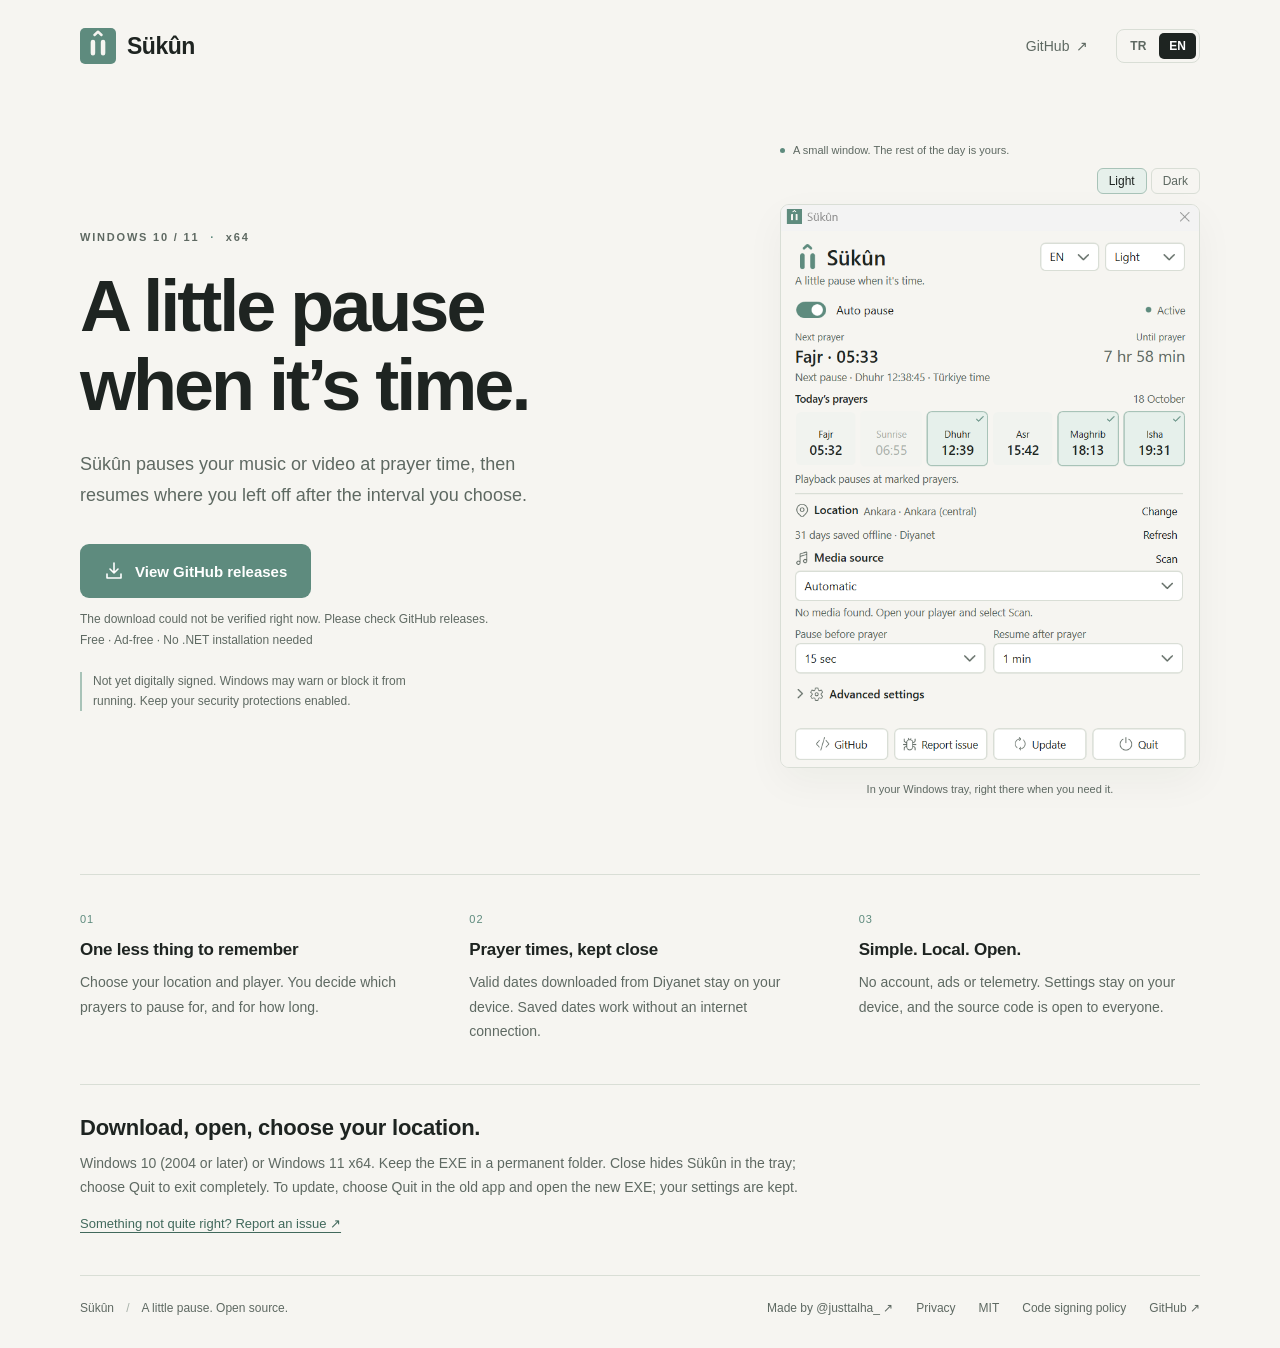
<file: site/index.html>
<!doctype html>
<html lang="tr">
<head>
  <meta charset="utf-8"><meta name="viewport" content="width=device-width,initial-scale=1">
  <meta name="description" content="Sükûn — namaz vakitlerinde medyaya küçük bir ara veren ücretsiz, açık kaynak Windows uygulaması.">
  <meta name="theme-color" content="#F6F5F1">
  <meta http-equiv="Content-Security-Policy" content="default-src 'self'; script-src 'self'; style-src 'self'; img-src 'self'; connect-src 'self' https://api.github.com; base-uri 'none'; form-action 'none'">
  <title>Sükûn — Vakti gelince, küçük bir ara.</title>
  <link rel="icon" href="assets/app-32.png" type="image/png"><link rel="stylesheet" href="style.css?v=b844ba626cfa">
  <script type="module" src="app.js?v=4de926e8b189"></script>
</head>
<body>
  <header class="shell header">
    <a class="brand" href="./" aria-label="Sükûn"><img src="assets/logo.svg" alt="" width="36" height="36"><span>Sükûn</span></a>
    <nav aria-label="Navigation"><a href="https://github.com/TalhaY61/sukun">GitHub <span aria-hidden="true">↗</span></a><div class="languages" aria-label="Language"><button type="button" data-lang="tr" aria-pressed="true">TR</button><button type="button" data-lang="en" aria-pressed="false">EN</button></div></nav>
  </header>
  <main class="shell">
    <section class="hero">
      <div class="intro">
        <p class="eyebrow">WINDOWS 10 / 11 <span>·</span> x64</p>
        <h1 data-i18n="heading">Vakti gelince,<br>küçük bir ara.</h1>
        <p class="description" data-i18n="description">Namaz vakti geldiğinde çalan müziği veya videoyu duraklatır. Belirlediğiniz süre sonunda kaldığınız yerden devam eder.</p>
        <div class="download-area">
          <a id="download" class="download" href="https://github.com/TalhaY61/sukun/releases/tag/v1.0.0"><svg width="20" height="20" viewBox="0 0 20 20" aria-hidden="true"><path d="M10 2v10m-4-4 4 4 4-4M3 13v4h14v-4"/></svg><span id="download-label">Sürümler yükleniyor…</span></a>
          <p id="release-status" class="release-status" role="status" aria-live="polite">Yayımlanan Windows sürümü kontrol ediliyor.</p>
          <p class="download-note" data-i18n="downloadNote">Ücretsiz · Reklamsız · .NET kurulumu gerekmez</p>
        </div>
        <p class="beta-note" data-i18n="signingNote">Henüz dijital olarak imzalanmadı. Windows uyarı gösterebilir veya çalıştırılmasını engelleyebilir. Güvenlik korumalarınızı kapatmayın.</p>
      </div>
      <figure class="app-preview"><div class="preview-label"><span class="status-dot"></span><span data-i18n="previewLabel">Küçük bir pencere. Günün geri kalanı sizin.</span></div><div class="preview-themes" role="group" aria-label="Screenshot theme"><button type="button" data-preview-theme="light" aria-pressed="true" data-i18n="lightPreview">Açık</button><button type="button" data-preview-theme="dark" aria-pressed="false" data-i18n="darkPreview">Koyu</button></div><img id="screenshot" src="assets/sukun_light_tr.png" width="658" height="884" alt="Sükûn uygulamasının Türkçe arayüzü" fetchpriority="high"><figcaption data-i18n="previewCaption">Windows tepsisinde, ihtiyaç duyduğunuzda elinizin altında.</figcaption></figure>
    </section>
    <section class="details" aria-label="Features">
      <article><span class="detail-number">01</span><h2 data-i18n="feature1">Sizden bir adım önce</h2><p data-i18n="feature1Body">Konumunuzu ve oynatıcınızı seçin. Hangi vakitlerde, ne kadar ara verileceğini siz belirleyin.</p></article>
      <article><span class="detail-number">02</span><h2 data-i18n="feature2">Vakitler cebinizde</h2><p data-i18n="feature2Body">Diyanet’ten indirilen geçerli günler cihazınızda saklanır. Kayıtlı tarihlerde internet gerekmez.</p></article>
      <article><span class="detail-number">03</span><h2 data-i18n="feature3">Sade. Yerel. Açık.</h2><p data-i18n="feature3Body">Hesap yok, reklam yok, telemetri yok. Ayarlar cihazınızda kalır; kaynak kodu herkese açıktır.</p></article>
    </section>
    <section class="start"><h2 data-i18n="startTitle">İndirin, açın, konumunuzu seçin.</h2><p data-i18n="startBody">Windows 10 (2004 ve sonrası) veya Windows 11 x64. EXE’yi kalıcı bir klasöre koyun. Kapat düğmesi uygulamayı tepsiye gizler; tamamen kapatmak için Çıkış’ı kullanın. Güncelleme için eski uygulamada Çıkış’ı seçip yeni EXE’yi açın; ayarlarınız korunur.</p><a href="https://github.com/TalhaY61/sukun/issues/new/choose" data-i18n="feedback">Bir şey yolunda gitmedi mi? Hata bildirin ↗</a></section>
  </main>
  <footer class="shell footer"><span>Sükûn <span class="footer-separator">/</span> <span data-i18n="footer">Küçük bir ara, açık kaynak.</span></span><div><a href="https://x.com/justtalha_"><span data-i18n="madeBy">Geliştiren</span> @justtalha_ ↗</a><a href="https://github.com/TalhaY61/sukun/blob/main/PRIVACY.md" data-i18n="privacy">Gizlilik</a><a href="https://github.com/TalhaY61/sukun/blob/main/LICENSE">MIT</a><a href="https://github.com/TalhaY61/sukun/blob/main/docs/CODE_SIGNING.md">Code signing policy</a><a href="https://github.com/TalhaY61/sukun">GitHub ↗</a></div></footer>
  <noscript><p class="shell">JavaScript kapalı. / JavaScript is disabled. <a href="https://github.com/TalhaY61/sukun/releases/tag/v1.0.0">GitHub Releases — İndir / Download</a></p></noscript>
</body>
</html>
</file>
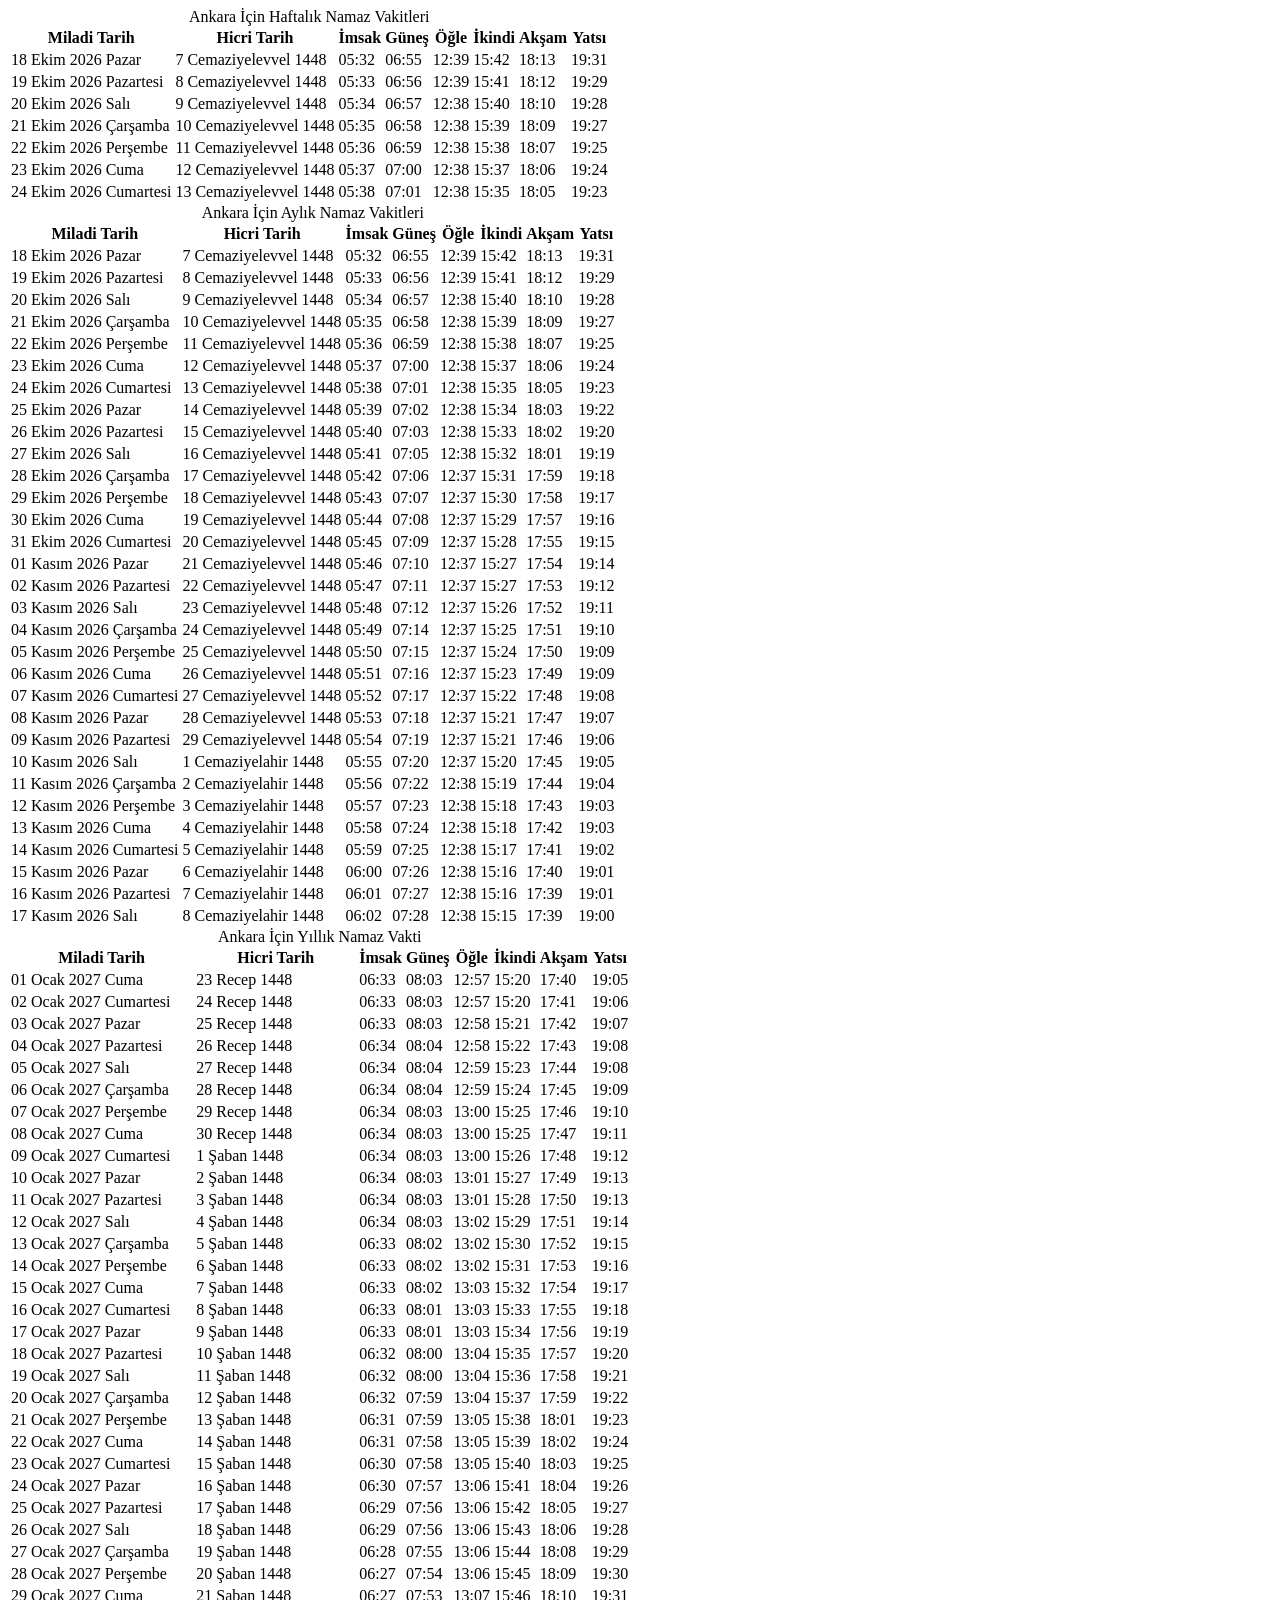
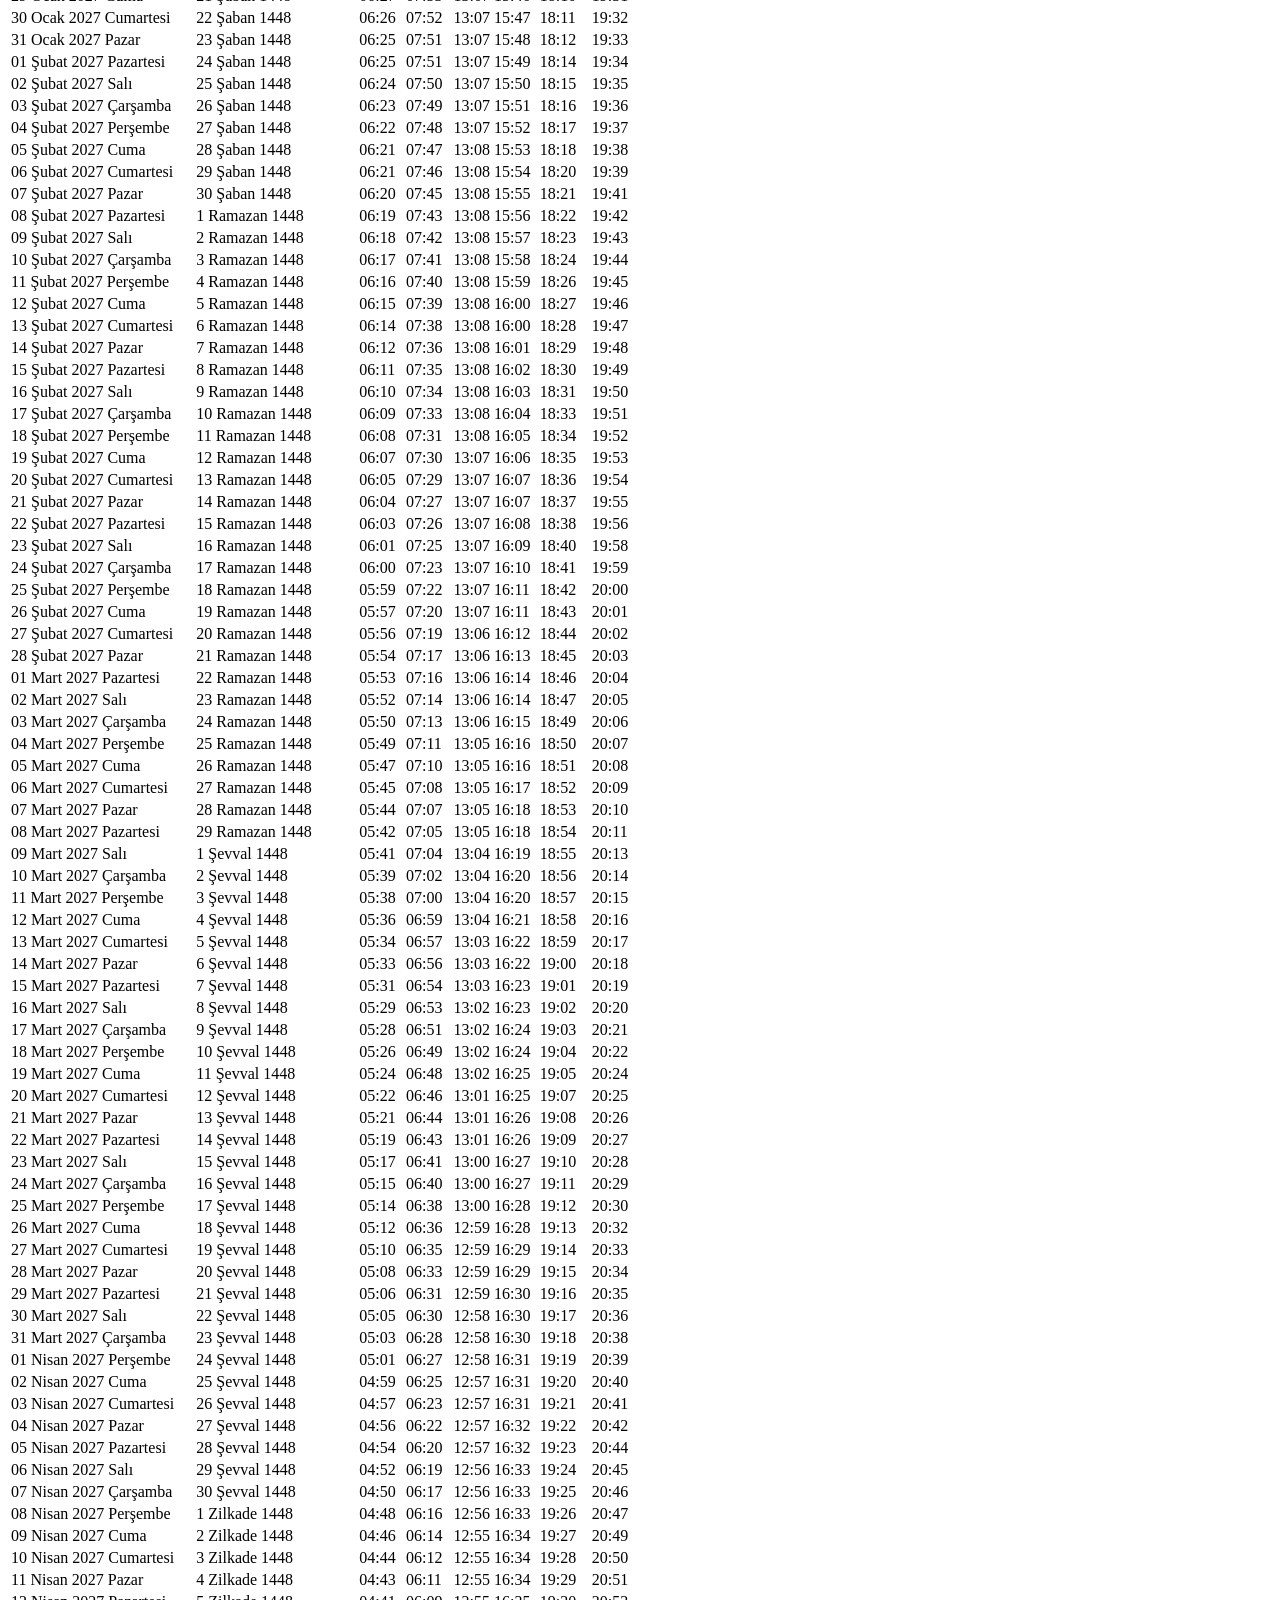
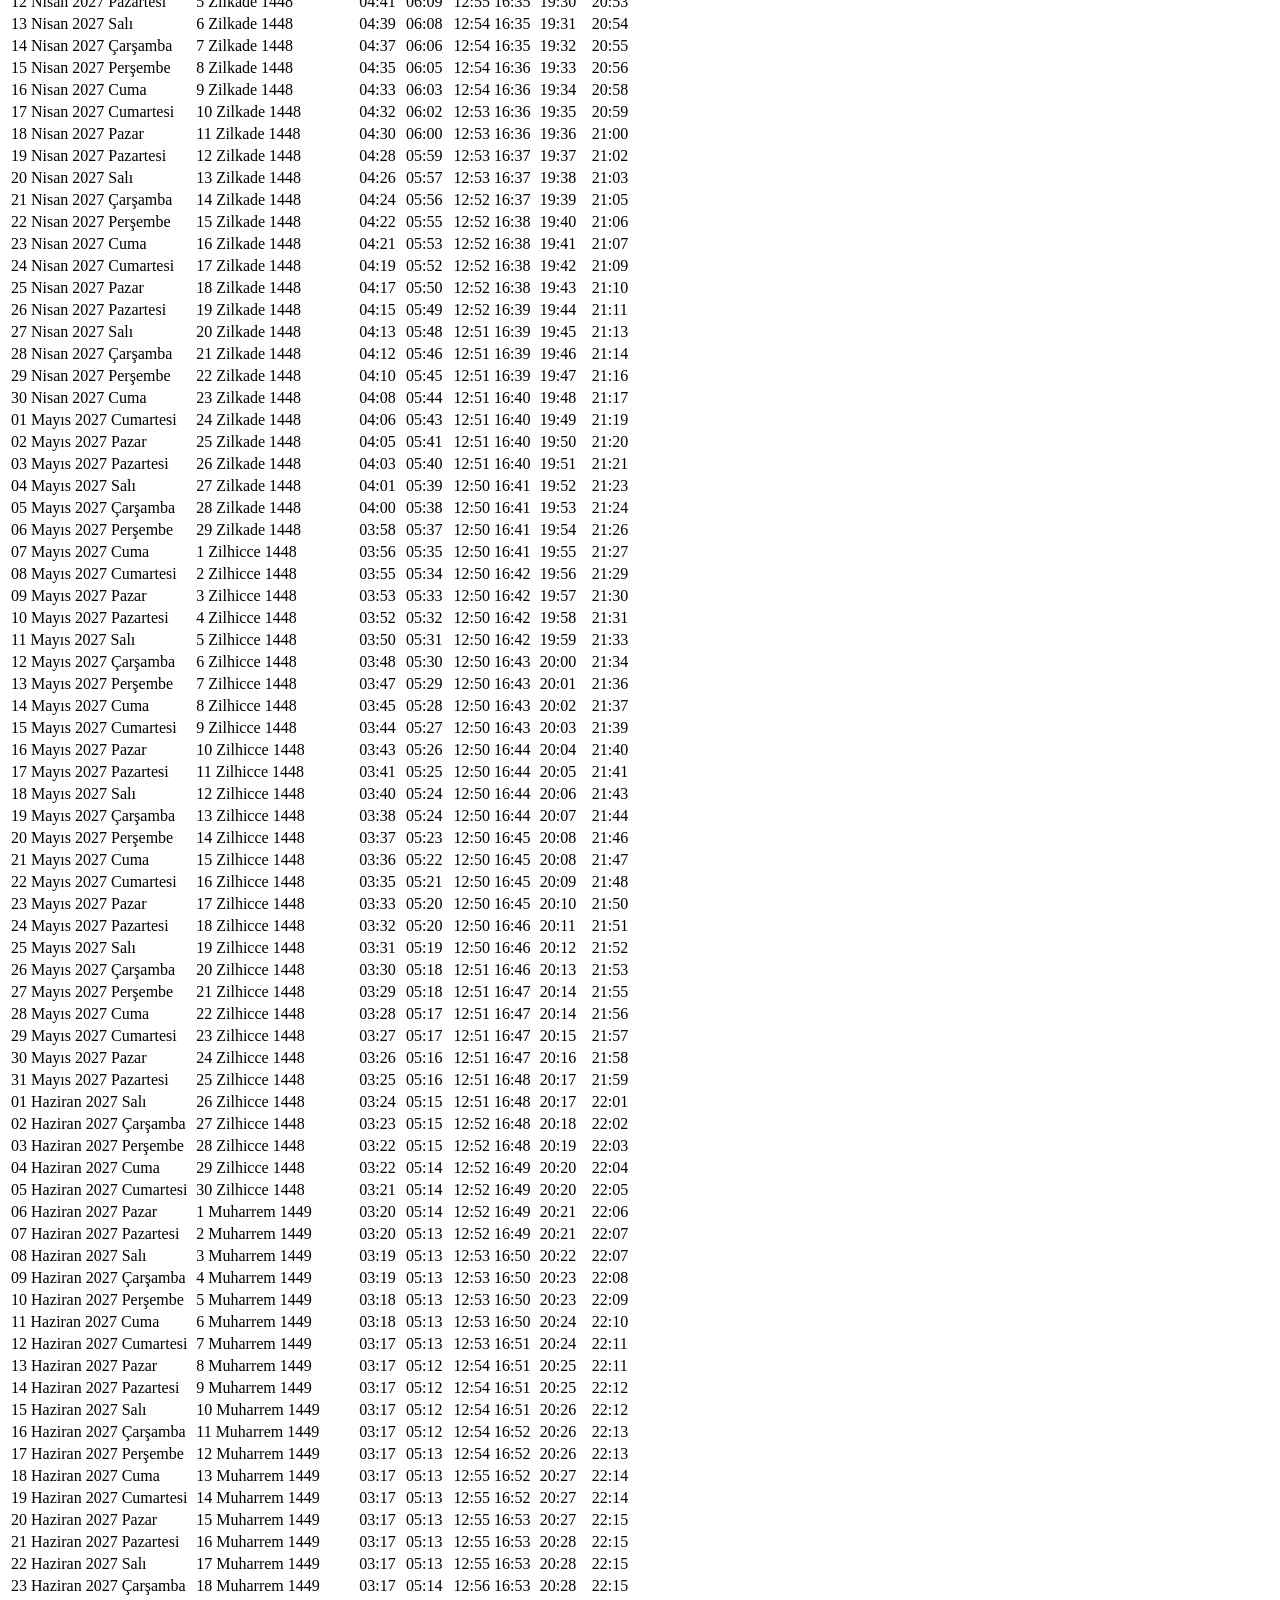
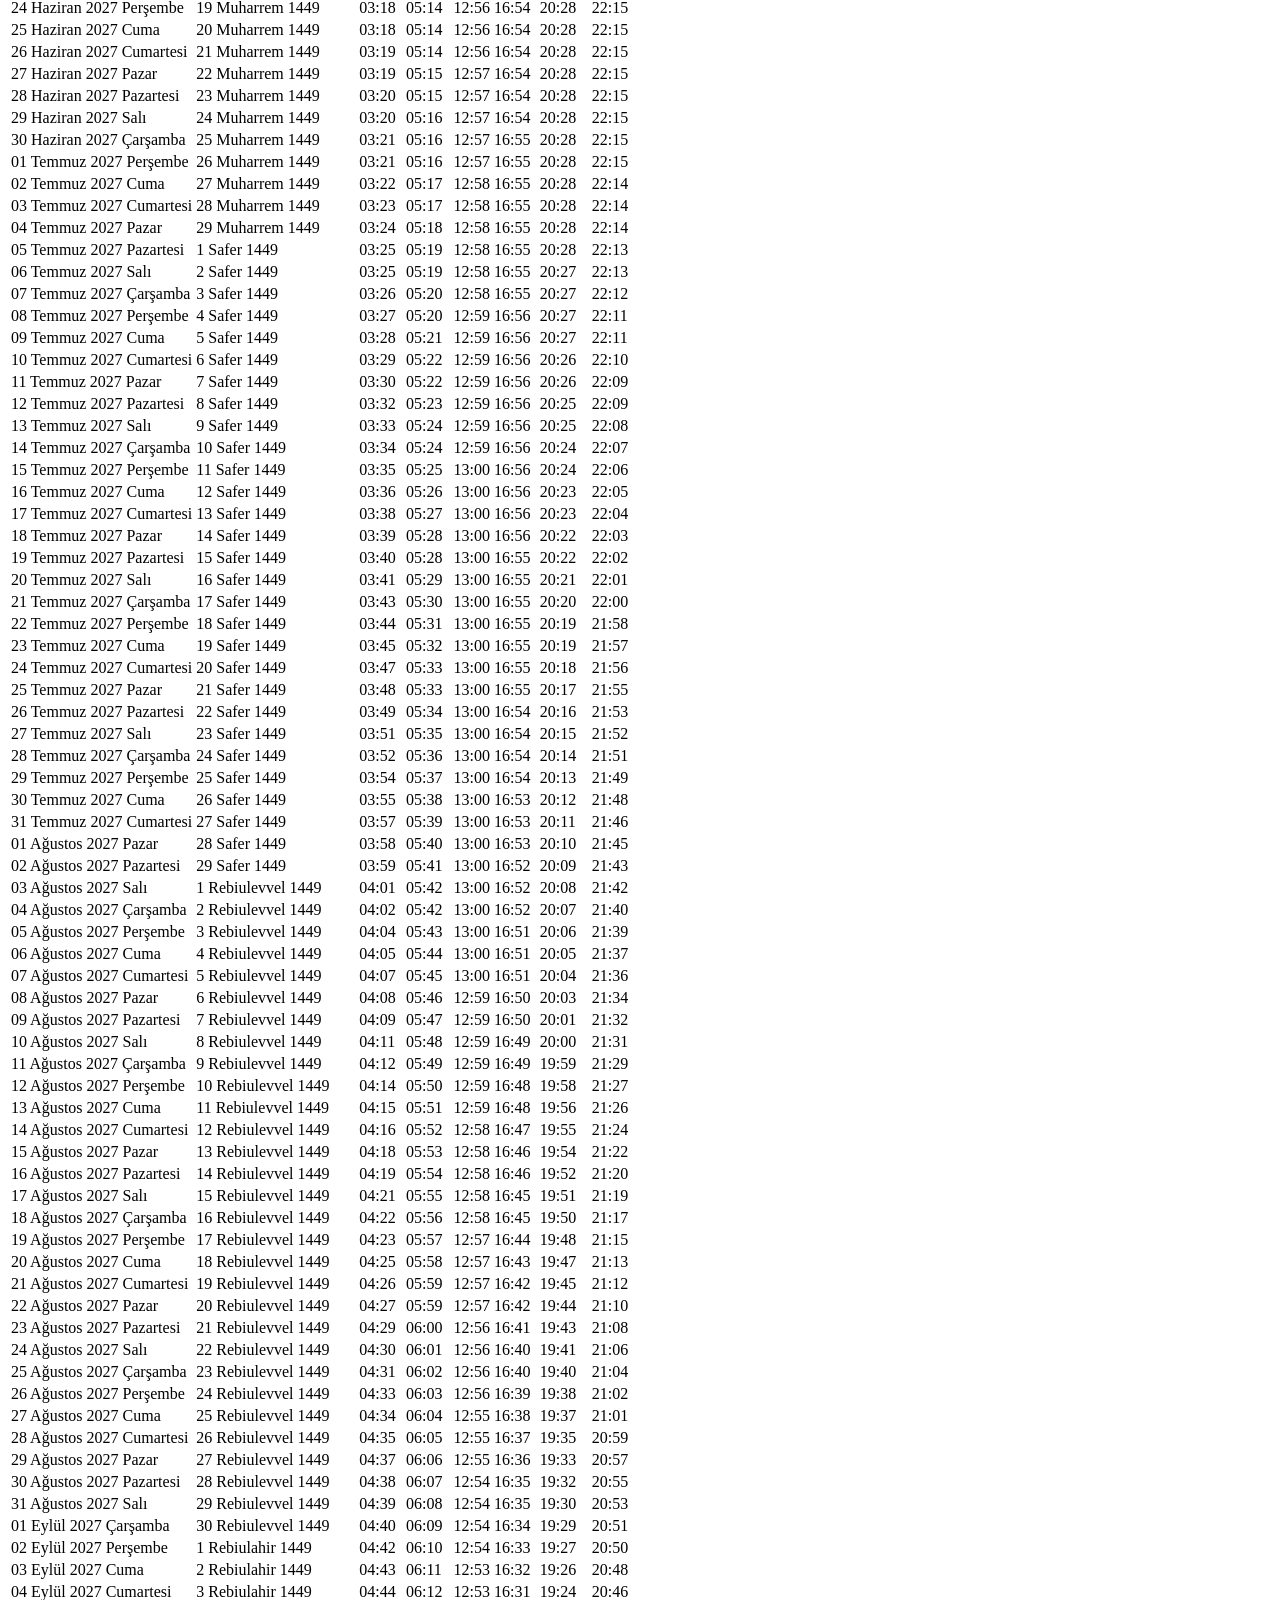
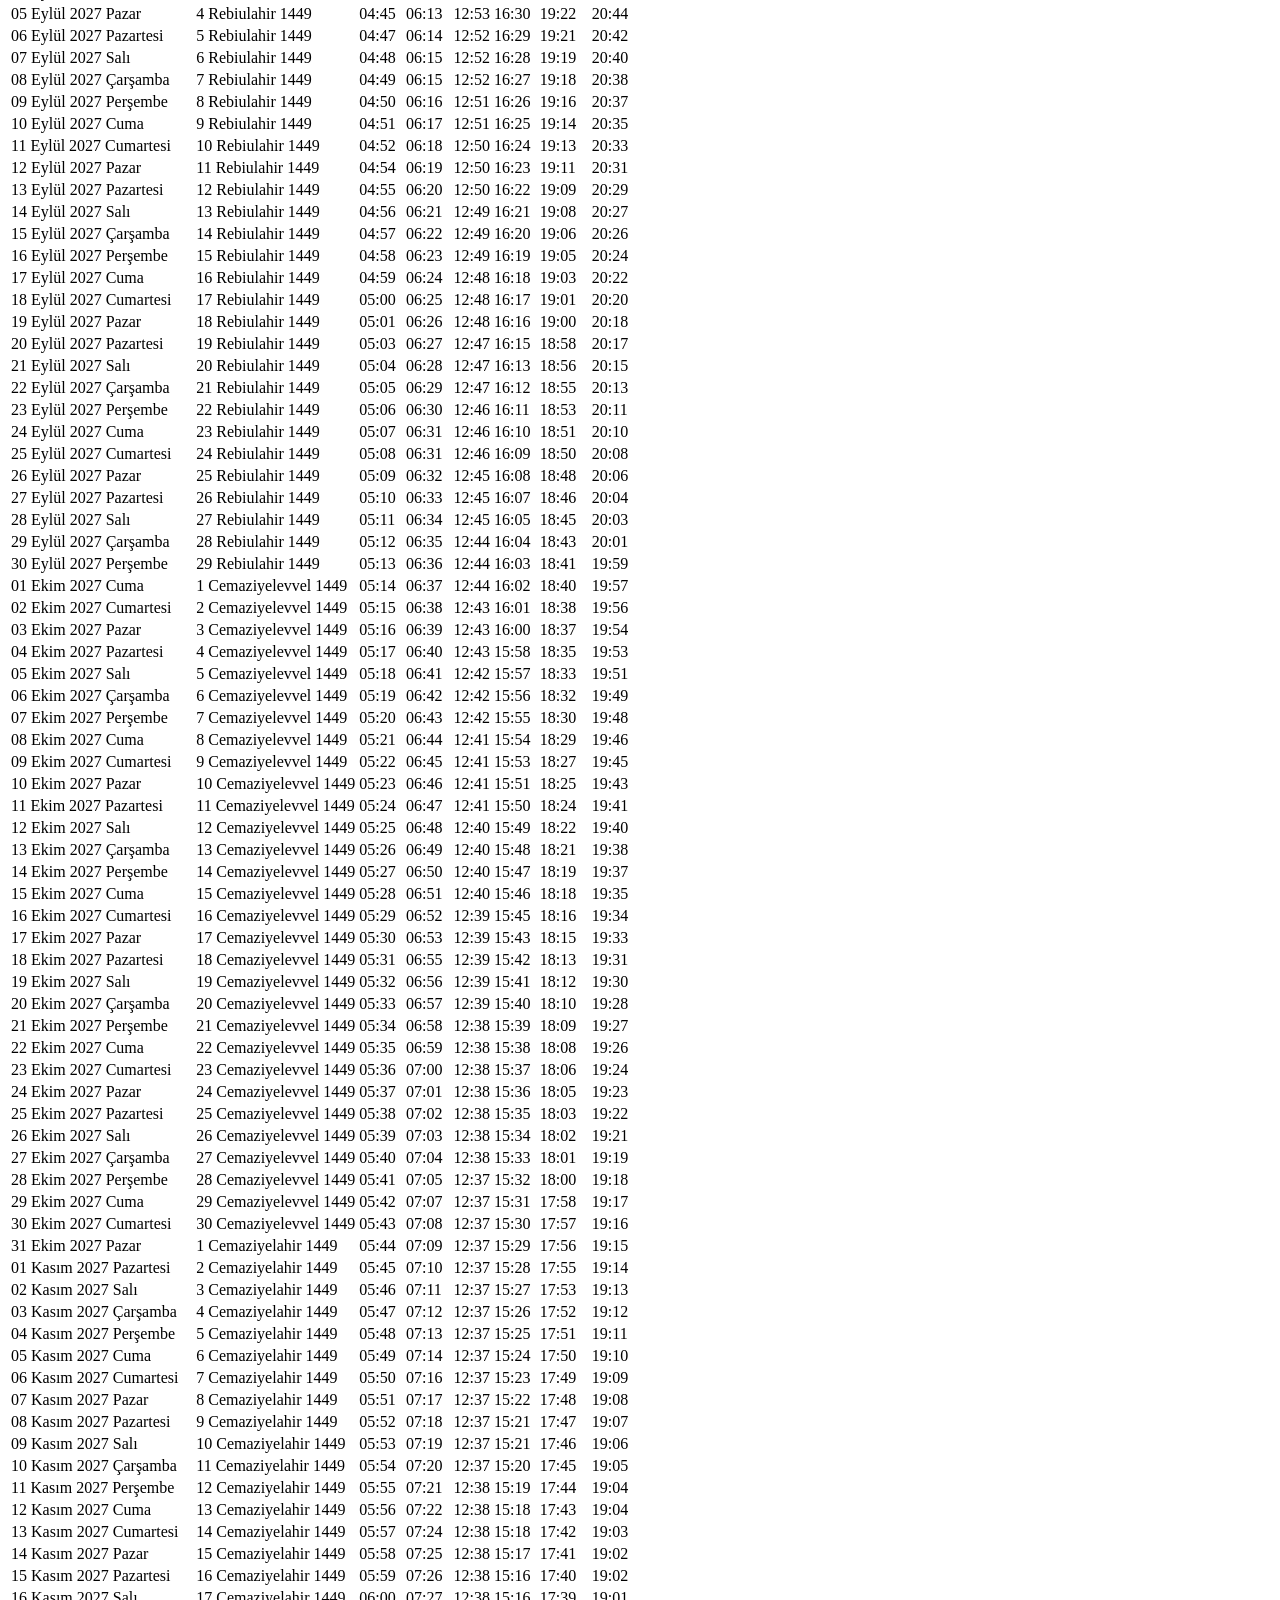
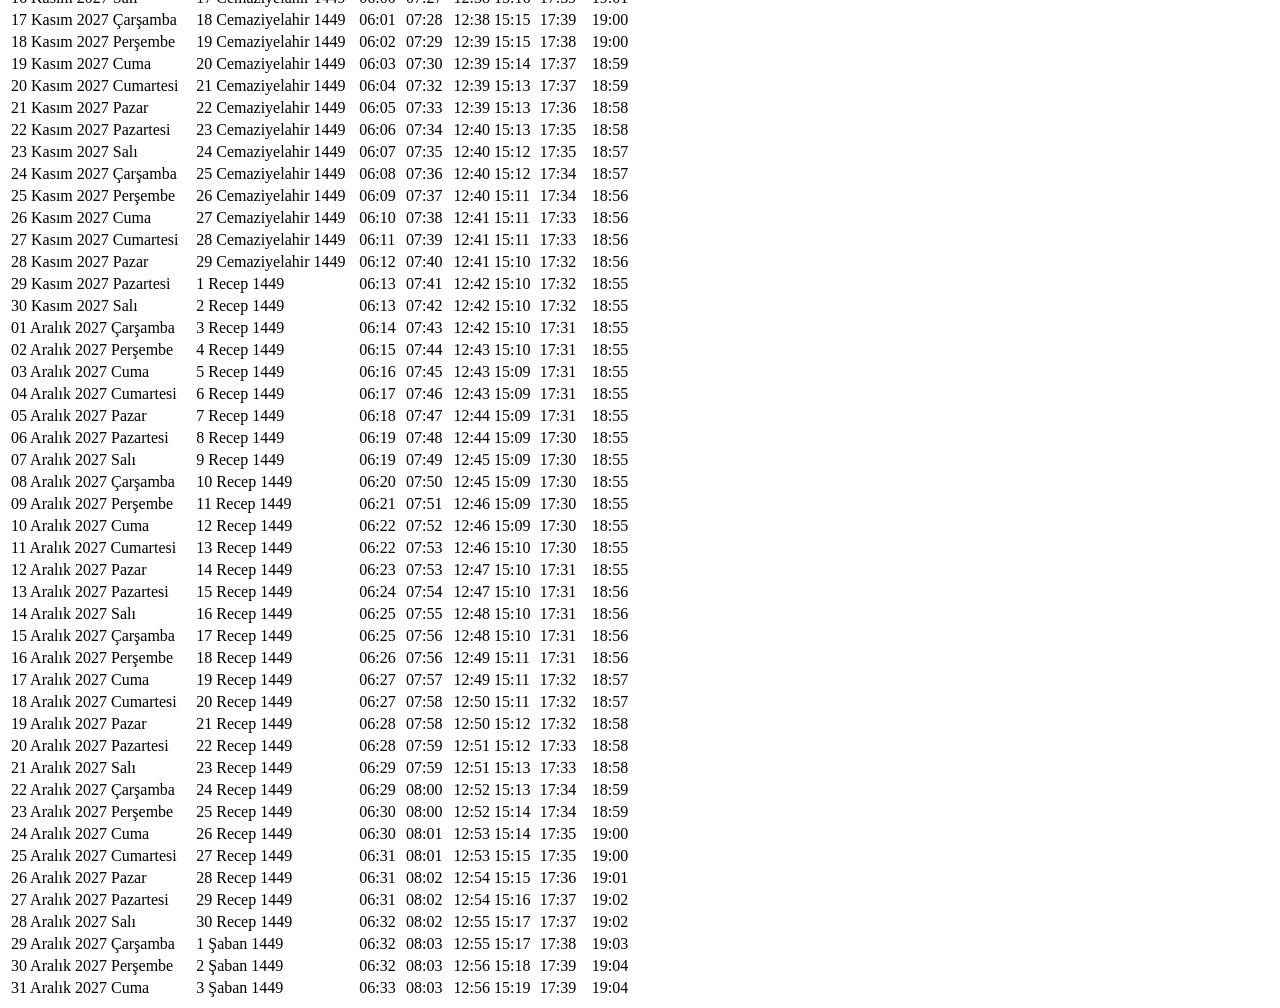
<file: tests/Sukun.Tests/Fixtures/ankara.html>
<!doctype html>
<html lang="tr"><meta charset="utf-8">
<title>Ankara prayer-time parser fixture</title>
<!-- Minimal table snapshot from Diyanet. External scripts, API keys, navigation and tracking markup are intentionally excluded. -->
<script>var ilceId = 9206;</script>
<table>
                                    <caption>
                                        Ankara İçin Haftalık Namaz Vakitleri
                                    </caption>
                                    <thead>
                                        <tr>
                                            <th>Miladi Tarih</th>
                                            <th>Hicri Tarih</th>
                                            <th>İmsak</th>
                                            <th>Güneş</th>
                                            <th>Öğle</th>
                                            <th>İkindi</th>
                                            <th>Akşam</th>
                                            <th>Yatsı</th>
                                        </tr>
                                    </thead>
                                    <tbody>
                                                        <tr>
                                                            <td>18 Ekim 2026 Pazar</td>
                                                            <td>7 Cemaziyelevvel 1448</td>
                                                            <td>05:32</td>
                                                            <td>06:55</td>
                                                            <td>12:39</td>
                                                            <td>15:42</td>
                                                            <td>18:13</td>
                                                            <td>19:31</td>
                                                        </tr>
                                                        <tr>
                                                            <td>19 Ekim 2026 Pazartesi</td>
                                                            <td>8 Cemaziyelevvel 1448</td>
                                                            <td>05:33</td>
                                                            <td>06:56</td>
                                                            <td>12:39</td>
                                                            <td>15:41</td>
                                                            <td>18:12</td>
                                                            <td>19:29</td>
                                                        </tr>
                                                        <tr>
                                                            <td>20 Ekim 2026 Salı</td>
                                                            <td>9 Cemaziyelevvel 1448</td>
                                                            <td>05:34</td>
                                                            <td>06:57</td>
                                                            <td>12:38</td>
                                                            <td>15:40</td>
                                                            <td>18:10</td>
                                                            <td>19:28</td>
                                                        </tr>
                                                        <tr>
                                                            <td>21 Ekim 2026 Çarşamba</td>
                                                            <td>10 Cemaziyelevvel 1448</td>
                                                            <td>05:35</td>
                                                            <td>06:58</td>
                                                            <td>12:38</td>
                                                            <td>15:39</td>
                                                            <td>18:09</td>
                                                            <td>19:27</td>
                                                        </tr>
                                                        <tr>
                                                            <td>22 Ekim 2026 Perşembe</td>
                                                            <td>11 Cemaziyelevvel 1448</td>
                                                            <td>05:36</td>
                                                            <td>06:59</td>
                                                            <td>12:38</td>
                                                            <td>15:38</td>
                                                            <td>18:07</td>
                                                            <td>19:25</td>
                                                        </tr>
                                                        <tr>
                                                            <td>23 Ekim 2026 Cuma</td>
                                                            <td>12 Cemaziyelevvel 1448</td>
                                                            <td>05:37</td>
                                                            <td>07:00</td>
                                                            <td>12:38</td>
                                                            <td>15:37</td>
                                                            <td>18:06</td>
                                                            <td>19:24</td>
                                                        </tr>
                                                        <tr>
                                                            <td>24 Ekim 2026 Cumartesi</td>
                                                            <td>13 Cemaziyelevvel 1448</td>
                                                            <td>05:38</td>
                                                            <td>07:01</td>
                                                            <td>12:38</td>
                                                            <td>15:35</td>
                                                            <td>18:05</td>
                                                            <td>19:23</td>
                                                        </tr>

                                    </tbody>
                                </table>
<table>
                                    <caption>Ankara İçin Aylık Namaz Vakitleri</caption>
                                    <thead>
                                        <tr>
                                            <th>Miladi Tarih</th>
                                            <th>Hicri Tarih</th>
                                            <th>İmsak</th>
                                            <th>Güneş</th>
                                            <th>Öğle</th>
                                            <th>İkindi</th>
                                            <th>Akşam</th>
                                            <th>Yatsı</th>
                                        </tr>
                                    </thead>
                                    <tbody>
                                                    <tr>
                                                        <td>18 Ekim 2026 Pazar</td>
                                                        <td>7 Cemaziyelevvel 1448</td>
                                                        <td>05:32</td>
                                                        <td>06:55</td>
                                                        <td>12:39</td>
                                                        <td>15:42</td>
                                                        <td>18:13</td>
                                                        <td>19:31</td>
                                                    </tr>
                                                    <tr>
                                                        <td>19 Ekim 2026 Pazartesi</td>
                                                        <td>8 Cemaziyelevvel 1448</td>
                                                        <td>05:33</td>
                                                        <td>06:56</td>
                                                        <td>12:39</td>
                                                        <td>15:41</td>
                                                        <td>18:12</td>
                                                        <td>19:29</td>
                                                    </tr>
                                                    <tr>
                                                        <td>20 Ekim 2026 Salı</td>
                                                        <td>9 Cemaziyelevvel 1448</td>
                                                        <td>05:34</td>
                                                        <td>06:57</td>
                                                        <td>12:38</td>
                                                        <td>15:40</td>
                                                        <td>18:10</td>
                                                        <td>19:28</td>
                                                    </tr>
                                                    <tr>
                                                        <td>21 Ekim 2026 Çarşamba</td>
                                                        <td>10 Cemaziyelevvel 1448</td>
                                                        <td>05:35</td>
                                                        <td>06:58</td>
                                                        <td>12:38</td>
                                                        <td>15:39</td>
                                                        <td>18:09</td>
                                                        <td>19:27</td>
                                                    </tr>
                                                    <tr>
                                                        <td>22 Ekim 2026 Perşembe</td>
                                                        <td>11 Cemaziyelevvel 1448</td>
                                                        <td>05:36</td>
                                                        <td>06:59</td>
                                                        <td>12:38</td>
                                                        <td>15:38</td>
                                                        <td>18:07</td>
                                                        <td>19:25</td>
                                                    </tr>
                                                    <tr>
                                                        <td>23 Ekim 2026 Cuma</td>
                                                        <td>12 Cemaziyelevvel 1448</td>
                                                        <td>05:37</td>
                                                        <td>07:00</td>
                                                        <td>12:38</td>
                                                        <td>15:37</td>
                                                        <td>18:06</td>
                                                        <td>19:24</td>
                                                    </tr>
                                                    <tr>
                                                        <td>24 Ekim 2026 Cumartesi</td>
                                                        <td>13 Cemaziyelevvel 1448</td>
                                                        <td>05:38</td>
                                                        <td>07:01</td>
                                                        <td>12:38</td>
                                                        <td>15:35</td>
                                                        <td>18:05</td>
                                                        <td>19:23</td>
                                                    </tr>
                                                    <tr>
                                                        <td>25 Ekim 2026 Pazar</td>
                                                        <td>14 Cemaziyelevvel 1448</td>
                                                        <td>05:39</td>
                                                        <td>07:02</td>
                                                        <td>12:38</td>
                                                        <td>15:34</td>
                                                        <td>18:03</td>
                                                        <td>19:22</td>
                                                    </tr>
                                                    <tr>
                                                        <td>26 Ekim 2026 Pazartesi</td>
                                                        <td>15 Cemaziyelevvel 1448</td>
                                                        <td>05:40</td>
                                                        <td>07:03</td>
                                                        <td>12:38</td>
                                                        <td>15:33</td>
                                                        <td>18:02</td>
                                                        <td>19:20</td>
                                                    </tr>
                                                    <tr>
                                                        <td>27 Ekim 2026 Salı</td>
                                                        <td>16 Cemaziyelevvel 1448</td>
                                                        <td>05:41</td>
                                                        <td>07:05</td>
                                                        <td>12:38</td>
                                                        <td>15:32</td>
                                                        <td>18:01</td>
                                                        <td>19:19</td>
                                                    </tr>
                                                    <tr>
                                                        <td>28 Ekim 2026 Çarşamba</td>
                                                        <td>17 Cemaziyelevvel 1448</td>
                                                        <td>05:42</td>
                                                        <td>07:06</td>
                                                        <td>12:37</td>
                                                        <td>15:31</td>
                                                        <td>17:59</td>
                                                        <td>19:18</td>
                                                    </tr>
                                                    <tr>
                                                        <td>29 Ekim 2026 Perşembe</td>
                                                        <td>18 Cemaziyelevvel 1448</td>
                                                        <td>05:43</td>
                                                        <td>07:07</td>
                                                        <td>12:37</td>
                                                        <td>15:30</td>
                                                        <td>17:58</td>
                                                        <td>19:17</td>
                                                    </tr>
                                                    <tr>
                                                        <td>30 Ekim 2026 Cuma</td>
                                                        <td>19 Cemaziyelevvel 1448</td>
                                                        <td>05:44</td>
                                                        <td>07:08</td>
                                                        <td>12:37</td>
                                                        <td>15:29</td>
                                                        <td>17:57</td>
                                                        <td>19:16</td>
                                                    </tr>
                                                    <tr>
                                                        <td>31 Ekim 2026 Cumartesi</td>
                                                        <td>20 Cemaziyelevvel 1448</td>
                                                        <td>05:45</td>
                                                        <td>07:09</td>
                                                        <td>12:37</td>
                                                        <td>15:28</td>
                                                        <td>17:55</td>
                                                        <td>19:15</td>
                                                    </tr>
                                                    <tr>
                                                        <td>01 Kasım 2026 Pazar</td>
                                                        <td>21 Cemaziyelevvel 1448</td>
                                                        <td>05:46</td>
                                                        <td>07:10</td>
                                                        <td>12:37</td>
                                                        <td>15:27</td>
                                                        <td>17:54</td>
                                                        <td>19:14</td>
                                                    </tr>
                                                    <tr>
                                                        <td>02 Kasım 2026 Pazartesi</td>
                                                        <td>22 Cemaziyelevvel 1448</td>
                                                        <td>05:47</td>
                                                        <td>07:11</td>
                                                        <td>12:37</td>
                                                        <td>15:27</td>
                                                        <td>17:53</td>
                                                        <td>19:12</td>
                                                    </tr>
                                                    <tr>
                                                        <td>03 Kasım 2026 Salı</td>
                                                        <td>23 Cemaziyelevvel 1448</td>
                                                        <td>05:48</td>
                                                        <td>07:12</td>
                                                        <td>12:37</td>
                                                        <td>15:26</td>
                                                        <td>17:52</td>
                                                        <td>19:11</td>
                                                    </tr>
                                                    <tr>
                                                        <td>04 Kasım 2026 Çarşamba</td>
                                                        <td>24 Cemaziyelevvel 1448</td>
                                                        <td>05:49</td>
                                                        <td>07:14</td>
                                                        <td>12:37</td>
                                                        <td>15:25</td>
                                                        <td>17:51</td>
                                                        <td>19:10</td>
                                                    </tr>
                                                    <tr>
                                                        <td>05 Kasım 2026 Perşembe</td>
                                                        <td>25 Cemaziyelevvel 1448</td>
                                                        <td>05:50</td>
                                                        <td>07:15</td>
                                                        <td>12:37</td>
                                                        <td>15:24</td>
                                                        <td>17:50</td>
                                                        <td>19:09</td>
                                                    </tr>
                                                    <tr>
                                                        <td>06 Kasım 2026 Cuma</td>
                                                        <td>26 Cemaziyelevvel 1448</td>
                                                        <td>05:51</td>
                                                        <td>07:16</td>
                                                        <td>12:37</td>
                                                        <td>15:23</td>
                                                        <td>17:49</td>
                                                        <td>19:09</td>
                                                    </tr>
                                                    <tr>
                                                        <td>07 Kasım 2026 Cumartesi</td>
                                                        <td>27 Cemaziyelevvel 1448</td>
                                                        <td>05:52</td>
                                                        <td>07:17</td>
                                                        <td>12:37</td>
                                                        <td>15:22</td>
                                                        <td>17:48</td>
                                                        <td>19:08</td>
                                                    </tr>
                                                    <tr>
                                                        <td>08 Kasım 2026 Pazar</td>
                                                        <td>28 Cemaziyelevvel 1448</td>
                                                        <td>05:53</td>
                                                        <td>07:18</td>
                                                        <td>12:37</td>
                                                        <td>15:21</td>
                                                        <td>17:47</td>
                                                        <td>19:07</td>
                                                    </tr>
                                                    <tr>
                                                        <td>09 Kasım 2026 Pazartesi</td>
                                                        <td>29 Cemaziyelevvel 1448</td>
                                                        <td>05:54</td>
                                                        <td>07:19</td>
                                                        <td>12:37</td>
                                                        <td>15:21</td>
                                                        <td>17:46</td>
                                                        <td>19:06</td>
                                                    </tr>
                                                    <tr>
                                                        <td>10 Kasım 2026 Salı</td>
                                                        <td>1 Cemaziyelahir 1448</td>
                                                        <td>05:55</td>
                                                        <td>07:20</td>
                                                        <td>12:37</td>
                                                        <td>15:20</td>
                                                        <td>17:45</td>
                                                        <td>19:05</td>
                                                    </tr>
                                                    <tr>
                                                        <td>11 Kasım 2026 Çarşamba</td>
                                                        <td>2 Cemaziyelahir 1448</td>
                                                        <td>05:56</td>
                                                        <td>07:22</td>
                                                        <td>12:38</td>
                                                        <td>15:19</td>
                                                        <td>17:44</td>
                                                        <td>19:04</td>
                                                    </tr>
                                                    <tr>
                                                        <td>12 Kasım 2026 Perşembe</td>
                                                        <td>3 Cemaziyelahir 1448</td>
                                                        <td>05:57</td>
                                                        <td>07:23</td>
                                                        <td>12:38</td>
                                                        <td>15:18</td>
                                                        <td>17:43</td>
                                                        <td>19:03</td>
                                                    </tr>
                                                    <tr>
                                                        <td>13 Kasım 2026 Cuma</td>
                                                        <td>4 Cemaziyelahir 1448</td>
                                                        <td>05:58</td>
                                                        <td>07:24</td>
                                                        <td>12:38</td>
                                                        <td>15:18</td>
                                                        <td>17:42</td>
                                                        <td>19:03</td>
                                                    </tr>
                                                    <tr>
                                                        <td>14 Kasım 2026 Cumartesi</td>
                                                        <td>5 Cemaziyelahir 1448</td>
                                                        <td>05:59</td>
                                                        <td>07:25</td>
                                                        <td>12:38</td>
                                                        <td>15:17</td>
                                                        <td>17:41</td>
                                                        <td>19:02</td>
                                                    </tr>
                                                    <tr>
                                                        <td>15 Kasım 2026 Pazar</td>
                                                        <td>6 Cemaziyelahir 1448</td>
                                                        <td>06:00</td>
                                                        <td>07:26</td>
                                                        <td>12:38</td>
                                                        <td>15:16</td>
                                                        <td>17:40</td>
                                                        <td>19:01</td>
                                                    </tr>
                                                    <tr>
                                                        <td>16 Kasım 2026 Pazartesi</td>
                                                        <td>7 Cemaziyelahir 1448</td>
                                                        <td>06:01</td>
                                                        <td>07:27</td>
                                                        <td>12:38</td>
                                                        <td>15:16</td>
                                                        <td>17:39</td>
                                                        <td>19:01</td>
                                                    </tr>
                                                    <tr>
                                                        <td>17 Kasım 2026 Salı</td>
                                                        <td>8 Cemaziyelahir 1448</td>
                                                        <td>06:02</td>
                                                        <td>07:28</td>
                                                        <td>12:38</td>
                                                        <td>15:15</td>
                                                        <td>17:39</td>
                                                        <td>19:00</td>
                                                    </tr>

                                    </tbody>
                                </table>
<table>
                                    <caption>Ankara İçin Yıllık Namaz Vakti</caption>
                                    <thead>
                                        <tr>
                                            <th>Miladi Tarih</th>
                                            <th>Hicri Tarih</th>
                                            <th>İmsak</th>
                                            <th>Güneş</th>
                                            <th>Öğle</th>
                                            <th>İkindi</th>
                                            <th>Akşam</th>
                                            <th>Yatsı</th>
                                        </tr>
                                    </thead>
                                    <tbody>
                                                        <tr>
                                                            <td>01 Ocak 2027 Cuma</td>
                                                            <td>23 Recep 1448</td>
                                                            <td>06:33</td>
                                                            <td>08:03</td>
                                                            <td>12:57</td>
                                                            <td>15:20</td>
                                                            <td>17:40</td>
                                                            <td>19:05</td>
                                                        </tr>
                                                        <tr>
                                                            <td>02 Ocak 2027 Cumartesi</td>
                                                            <td>24 Recep 1448</td>
                                                            <td>06:33</td>
                                                            <td>08:03</td>
                                                            <td>12:57</td>
                                                            <td>15:20</td>
                                                            <td>17:41</td>
                                                            <td>19:06</td>
                                                        </tr>
                                                        <tr>
                                                            <td>03 Ocak 2027 Pazar</td>
                                                            <td>25 Recep 1448</td>
                                                            <td>06:33</td>
                                                            <td>08:03</td>
                                                            <td>12:58</td>
                                                            <td>15:21</td>
                                                            <td>17:42</td>
                                                            <td>19:07</td>
                                                        </tr>
                                                        <tr>
                                                            <td>04 Ocak 2027 Pazartesi</td>
                                                            <td>26 Recep 1448</td>
                                                            <td>06:34</td>
                                                            <td>08:04</td>
                                                            <td>12:58</td>
                                                            <td>15:22</td>
                                                            <td>17:43</td>
                                                            <td>19:08</td>
                                                        </tr>
                                                        <tr>
                                                            <td>05 Ocak 2027 Salı</td>
                                                            <td>27 Recep 1448</td>
                                                            <td>06:34</td>
                                                            <td>08:04</td>
                                                            <td>12:59</td>
                                                            <td>15:23</td>
                                                            <td>17:44</td>
                                                            <td>19:08</td>
                                                        </tr>
                                                        <tr>
                                                            <td>06 Ocak 2027 Çarşamba</td>
                                                            <td>28 Recep 1448</td>
                                                            <td>06:34</td>
                                                            <td>08:04</td>
                                                            <td>12:59</td>
                                                            <td>15:24</td>
                                                            <td>17:45</td>
                                                            <td>19:09</td>
                                                        </tr>
                                                        <tr>
                                                            <td>07 Ocak 2027 Perşembe</td>
                                                            <td>29 Recep 1448</td>
                                                            <td>06:34</td>
                                                            <td>08:03</td>
                                                            <td>13:00</td>
                                                            <td>15:25</td>
                                                            <td>17:46</td>
                                                            <td>19:10</td>
                                                        </tr>
                                                        <tr>
                                                            <td>08 Ocak 2027 Cuma</td>
                                                            <td>30 Recep 1448</td>
                                                            <td>06:34</td>
                                                            <td>08:03</td>
                                                            <td>13:00</td>
                                                            <td>15:25</td>
                                                            <td>17:47</td>
                                                            <td>19:11</td>
                                                        </tr>
                                                        <tr>
                                                            <td>09 Ocak 2027 Cumartesi</td>
                                                            <td>1 Şaban 1448</td>
                                                            <td>06:34</td>
                                                            <td>08:03</td>
                                                            <td>13:00</td>
                                                            <td>15:26</td>
                                                            <td>17:48</td>
                                                            <td>19:12</td>
                                                        </tr>
                                                        <tr>
                                                            <td>10 Ocak 2027 Pazar</td>
                                                            <td>2 Şaban 1448</td>
                                                            <td>06:34</td>
                                                            <td>08:03</td>
                                                            <td>13:01</td>
                                                            <td>15:27</td>
                                                            <td>17:49</td>
                                                            <td>19:13</td>
                                                        </tr>
                                                        <tr>
                                                            <td>11 Ocak 2027 Pazartesi</td>
                                                            <td>3 Şaban 1448</td>
                                                            <td>06:34</td>
                                                            <td>08:03</td>
                                                            <td>13:01</td>
                                                            <td>15:28</td>
                                                            <td>17:50</td>
                                                            <td>19:13</td>
                                                        </tr>
                                                        <tr>
                                                            <td>12 Ocak 2027 Salı</td>
                                                            <td>4 Şaban 1448</td>
                                                            <td>06:34</td>
                                                            <td>08:03</td>
                                                            <td>13:02</td>
                                                            <td>15:29</td>
                                                            <td>17:51</td>
                                                            <td>19:14</td>
                                                        </tr>
                                                        <tr>
                                                            <td>13 Ocak 2027 Çarşamba</td>
                                                            <td>5 Şaban 1448</td>
                                                            <td>06:33</td>
                                                            <td>08:02</td>
                                                            <td>13:02</td>
                                                            <td>15:30</td>
                                                            <td>17:52</td>
                                                            <td>19:15</td>
                                                        </tr>
                                                        <tr>
                                                            <td>14 Ocak 2027 Perşembe</td>
                                                            <td>6 Şaban 1448</td>
                                                            <td>06:33</td>
                                                            <td>08:02</td>
                                                            <td>13:02</td>
                                                            <td>15:31</td>
                                                            <td>17:53</td>
                                                            <td>19:16</td>
                                                        </tr>
                                                        <tr>
                                                            <td>15 Ocak 2027 Cuma</td>
                                                            <td>7 Şaban 1448</td>
                                                            <td>06:33</td>
                                                            <td>08:02</td>
                                                            <td>13:03</td>
                                                            <td>15:32</td>
                                                            <td>17:54</td>
                                                            <td>19:17</td>
                                                        </tr>
                                                        <tr>
                                                            <td>16 Ocak 2027 Cumartesi</td>
                                                            <td>8 Şaban 1448</td>
                                                            <td>06:33</td>
                                                            <td>08:01</td>
                                                            <td>13:03</td>
                                                            <td>15:33</td>
                                                            <td>17:55</td>
                                                            <td>19:18</td>
                                                        </tr>
                                                        <tr>
                                                            <td>17 Ocak 2027 Pazar</td>
                                                            <td>9 Şaban 1448</td>
                                                            <td>06:33</td>
                                                            <td>08:01</td>
                                                            <td>13:03</td>
                                                            <td>15:34</td>
                                                            <td>17:56</td>
                                                            <td>19:19</td>
                                                        </tr>
                                                        <tr>
                                                            <td>18 Ocak 2027 Pazartesi</td>
                                                            <td>10 Şaban 1448</td>
                                                            <td>06:32</td>
                                                            <td>08:00</td>
                                                            <td>13:04</td>
                                                            <td>15:35</td>
                                                            <td>17:57</td>
                                                            <td>19:20</td>
                                                        </tr>
                                                        <tr>
                                                            <td>19 Ocak 2027 Salı</td>
                                                            <td>11 Şaban 1448</td>
                                                            <td>06:32</td>
                                                            <td>08:00</td>
                                                            <td>13:04</td>
                                                            <td>15:36</td>
                                                            <td>17:58</td>
                                                            <td>19:21</td>
                                                        </tr>
                                                        <tr>
                                                            <td>20 Ocak 2027 Çarşamba</td>
                                                            <td>12 Şaban 1448</td>
                                                            <td>06:32</td>
                                                            <td>07:59</td>
                                                            <td>13:04</td>
                                                            <td>15:37</td>
                                                            <td>17:59</td>
                                                            <td>19:22</td>
                                                        </tr>
                                                        <tr>
                                                            <td>21 Ocak 2027 Perşembe</td>
                                                            <td>13 Şaban 1448</td>
                                                            <td>06:31</td>
                                                            <td>07:59</td>
                                                            <td>13:05</td>
                                                            <td>15:38</td>
                                                            <td>18:01</td>
                                                            <td>19:23</td>
                                                        </tr>
                                                        <tr>
                                                            <td>22 Ocak 2027 Cuma</td>
                                                            <td>14 Şaban 1448</td>
                                                            <td>06:31</td>
                                                            <td>07:58</td>
                                                            <td>13:05</td>
                                                            <td>15:39</td>
                                                            <td>18:02</td>
                                                            <td>19:24</td>
                                                        </tr>
                                                        <tr>
                                                            <td>23 Ocak 2027 Cumartesi</td>
                                                            <td>15 Şaban 1448</td>
                                                            <td>06:30</td>
                                                            <td>07:58</td>
                                                            <td>13:05</td>
                                                            <td>15:40</td>
                                                            <td>18:03</td>
                                                            <td>19:25</td>
                                                        </tr>
                                                        <tr>
                                                            <td>24 Ocak 2027 Pazar</td>
                                                            <td>16 Şaban 1448</td>
                                                            <td>06:30</td>
                                                            <td>07:57</td>
                                                            <td>13:06</td>
                                                            <td>15:41</td>
                                                            <td>18:04</td>
                                                            <td>19:26</td>
                                                        </tr>
                                                        <tr>
                                                            <td>25 Ocak 2027 Pazartesi</td>
                                                            <td>17 Şaban 1448</td>
                                                            <td>06:29</td>
                                                            <td>07:56</td>
                                                            <td>13:06</td>
                                                            <td>15:42</td>
                                                            <td>18:05</td>
                                                            <td>19:27</td>
                                                        </tr>
                                                        <tr>
                                                            <td>26 Ocak 2027 Salı</td>
                                                            <td>18 Şaban 1448</td>
                                                            <td>06:29</td>
                                                            <td>07:56</td>
                                                            <td>13:06</td>
                                                            <td>15:43</td>
                                                            <td>18:06</td>
                                                            <td>19:28</td>
                                                        </tr>
                                                        <tr>
                                                            <td>27 Ocak 2027 Çarşamba</td>
                                                            <td>19 Şaban 1448</td>
                                                            <td>06:28</td>
                                                            <td>07:55</td>
                                                            <td>13:06</td>
                                                            <td>15:44</td>
                                                            <td>18:08</td>
                                                            <td>19:29</td>
                                                        </tr>
                                                        <tr>
                                                            <td>28 Ocak 2027 Perşembe</td>
                                                            <td>20 Şaban 1448</td>
                                                            <td>06:27</td>
                                                            <td>07:54</td>
                                                            <td>13:06</td>
                                                            <td>15:45</td>
                                                            <td>18:09</td>
                                                            <td>19:30</td>
                                                        </tr>
                                                        <tr>
                                                            <td>29 Ocak 2027 Cuma</td>
                                                            <td>21 Şaban 1448</td>
                                                            <td>06:27</td>
                                                            <td>07:53</td>
                                                            <td>13:07</td>
                                                            <td>15:46</td>
                                                            <td>18:10</td>
                                                            <td>19:31</td>
                                                        </tr>
                                                        <tr>
                                                            <td>30 Ocak 2027 Cumartesi</td>
                                                            <td>22 Şaban 1448</td>
                                                            <td>06:26</td>
                                                            <td>07:52</td>
                                                            <td>13:07</td>
                                                            <td>15:47</td>
                                                            <td>18:11</td>
                                                            <td>19:32</td>
                                                        </tr>
                                                        <tr>
                                                            <td>31 Ocak 2027 Pazar</td>
                                                            <td>23 Şaban 1448</td>
                                                            <td>06:25</td>
                                                            <td>07:51</td>
                                                            <td>13:07</td>
                                                            <td>15:48</td>
                                                            <td>18:12</td>
                                                            <td>19:33</td>
                                                        </tr>
                                                        <tr>
                                                            <td>01 Şubat 2027 Pazartesi</td>
                                                            <td>24 Şaban 1448</td>
                                                            <td>06:25</td>
                                                            <td>07:51</td>
                                                            <td>13:07</td>
                                                            <td>15:49</td>
                                                            <td>18:14</td>
                                                            <td>19:34</td>
                                                        </tr>
                                                        <tr>
                                                            <td>02 Şubat 2027 Salı</td>
                                                            <td>25 Şaban 1448</td>
                                                            <td>06:24</td>
                                                            <td>07:50</td>
                                                            <td>13:07</td>
                                                            <td>15:50</td>
                                                            <td>18:15</td>
                                                            <td>19:35</td>
                                                        </tr>
                                                        <tr>
                                                            <td>03 Şubat 2027 Çarşamba</td>
                                                            <td>26 Şaban 1448</td>
                                                            <td>06:23</td>
                                                            <td>07:49</td>
                                                            <td>13:07</td>
                                                            <td>15:51</td>
                                                            <td>18:16</td>
                                                            <td>19:36</td>
                                                        </tr>
                                                        <tr>
                                                            <td>04 Şubat 2027 Perşembe</td>
                                                            <td>27 Şaban 1448</td>
                                                            <td>06:22</td>
                                                            <td>07:48</td>
                                                            <td>13:07</td>
                                                            <td>15:52</td>
                                                            <td>18:17</td>
                                                            <td>19:37</td>
                                                        </tr>
                                                        <tr>
                                                            <td>05 Şubat 2027 Cuma</td>
                                                            <td>28 Şaban 1448</td>
                                                            <td>06:21</td>
                                                            <td>07:47</td>
                                                            <td>13:08</td>
                                                            <td>15:53</td>
                                                            <td>18:18</td>
                                                            <td>19:38</td>
                                                        </tr>
                                                        <tr>
                                                            <td>06 Şubat 2027 Cumartesi</td>
                                                            <td>29 Şaban 1448</td>
                                                            <td>06:21</td>
                                                            <td>07:46</td>
                                                            <td>13:08</td>
                                                            <td>15:54</td>
                                                            <td>18:20</td>
                                                            <td>19:39</td>
                                                        </tr>
                                                        <tr>
                                                            <td>07 Şubat 2027 Pazar</td>
                                                            <td>30 Şaban 1448</td>
                                                            <td>06:20</td>
                                                            <td>07:45</td>
                                                            <td>13:08</td>
                                                            <td>15:55</td>
                                                            <td>18:21</td>
                                                            <td>19:41</td>
                                                        </tr>
                                                        <tr>
                                                            <td>08 Şubat 2027 Pazartesi</td>
                                                            <td>1 Ramazan 1448</td>
                                                            <td>06:19</td>
                                                            <td>07:43</td>
                                                            <td>13:08</td>
                                                            <td>15:56</td>
                                                            <td>18:22</td>
                                                            <td>19:42</td>
                                                        </tr>
                                                        <tr>
                                                            <td>09 Şubat 2027 Salı</td>
                                                            <td>2 Ramazan 1448</td>
                                                            <td>06:18</td>
                                                            <td>07:42</td>
                                                            <td>13:08</td>
                                                            <td>15:57</td>
                                                            <td>18:23</td>
                                                            <td>19:43</td>
                                                        </tr>
                                                        <tr>
                                                            <td>10 Şubat 2027 Çarşamba</td>
                                                            <td>3 Ramazan 1448</td>
                                                            <td>06:17</td>
                                                            <td>07:41</td>
                                                            <td>13:08</td>
                                                            <td>15:58</td>
                                                            <td>18:24</td>
                                                            <td>19:44</td>
                                                        </tr>
                                                        <tr>
                                                            <td>11 Şubat 2027 Perşembe</td>
                                                            <td>4 Ramazan 1448</td>
                                                            <td>06:16</td>
                                                            <td>07:40</td>
                                                            <td>13:08</td>
                                                            <td>15:59</td>
                                                            <td>18:26</td>
                                                            <td>19:45</td>
                                                        </tr>
                                                        <tr>
                                                            <td>12 Şubat 2027 Cuma</td>
                                                            <td>5 Ramazan 1448</td>
                                                            <td>06:15</td>
                                                            <td>07:39</td>
                                                            <td>13:08</td>
                                                            <td>16:00</td>
                                                            <td>18:27</td>
                                                            <td>19:46</td>
                                                        </tr>
                                                        <tr>
                                                            <td>13 Şubat 2027 Cumartesi</td>
                                                            <td>6 Ramazan 1448</td>
                                                            <td>06:14</td>
                                                            <td>07:38</td>
                                                            <td>13:08</td>
                                                            <td>16:00</td>
                                                            <td>18:28</td>
                                                            <td>19:47</td>
                                                        </tr>
                                                        <tr>
                                                            <td>14 Şubat 2027 Pazar</td>
                                                            <td>7 Ramazan 1448</td>
                                                            <td>06:12</td>
                                                            <td>07:36</td>
                                                            <td>13:08</td>
                                                            <td>16:01</td>
                                                            <td>18:29</td>
                                                            <td>19:48</td>
                                                        </tr>
                                                        <tr>
                                                            <td>15 Şubat 2027 Pazartesi</td>
                                                            <td>8 Ramazan 1448</td>
                                                            <td>06:11</td>
                                                            <td>07:35</td>
                                                            <td>13:08</td>
                                                            <td>16:02</td>
                                                            <td>18:30</td>
                                                            <td>19:49</td>
                                                        </tr>
                                                        <tr>
                                                            <td>16 Şubat 2027 Salı</td>
                                                            <td>9 Ramazan 1448</td>
                                                            <td>06:10</td>
                                                            <td>07:34</td>
                                                            <td>13:08</td>
                                                            <td>16:03</td>
                                                            <td>18:31</td>
                                                            <td>19:50</td>
                                                        </tr>
                                                        <tr>
                                                            <td>17 Şubat 2027 Çarşamba</td>
                                                            <td>10 Ramazan 1448</td>
                                                            <td>06:09</td>
                                                            <td>07:33</td>
                                                            <td>13:08</td>
                                                            <td>16:04</td>
                                                            <td>18:33</td>
                                                            <td>19:51</td>
                                                        </tr>
                                                        <tr>
                                                            <td>18 Şubat 2027 Perşembe</td>
                                                            <td>11 Ramazan 1448</td>
                                                            <td>06:08</td>
                                                            <td>07:31</td>
                                                            <td>13:08</td>
                                                            <td>16:05</td>
                                                            <td>18:34</td>
                                                            <td>19:52</td>
                                                        </tr>
                                                        <tr>
                                                            <td>19 Şubat 2027 Cuma</td>
                                                            <td>12 Ramazan 1448</td>
                                                            <td>06:07</td>
                                                            <td>07:30</td>
                                                            <td>13:07</td>
                                                            <td>16:06</td>
                                                            <td>18:35</td>
                                                            <td>19:53</td>
                                                        </tr>
                                                        <tr>
                                                            <td>20 Şubat 2027 Cumartesi</td>
                                                            <td>13 Ramazan 1448</td>
                                                            <td>06:05</td>
                                                            <td>07:29</td>
                                                            <td>13:07</td>
                                                            <td>16:07</td>
                                                            <td>18:36</td>
                                                            <td>19:54</td>
                                                        </tr>
                                                        <tr>
                                                            <td>21 Şubat 2027 Pazar</td>
                                                            <td>14 Ramazan 1448</td>
                                                            <td>06:04</td>
                                                            <td>07:27</td>
                                                            <td>13:07</td>
                                                            <td>16:07</td>
                                                            <td>18:37</td>
                                                            <td>19:55</td>
                                                        </tr>
                                                        <tr>
                                                            <td>22 Şubat 2027 Pazartesi</td>
                                                            <td>15 Ramazan 1448</td>
                                                            <td>06:03</td>
                                                            <td>07:26</td>
                                                            <td>13:07</td>
                                                            <td>16:08</td>
                                                            <td>18:38</td>
                                                            <td>19:56</td>
                                                        </tr>
                                                        <tr>
                                                            <td>23 Şubat 2027 Salı</td>
                                                            <td>16 Ramazan 1448</td>
                                                            <td>06:01</td>
                                                            <td>07:25</td>
                                                            <td>13:07</td>
                                                            <td>16:09</td>
                                                            <td>18:40</td>
                                                            <td>19:58</td>
                                                        </tr>
                                                        <tr>
                                                            <td>24 Şubat 2027 Çarşamba</td>
                                                            <td>17 Ramazan 1448</td>
                                                            <td>06:00</td>
                                                            <td>07:23</td>
                                                            <td>13:07</td>
                                                            <td>16:10</td>
                                                            <td>18:41</td>
                                                            <td>19:59</td>
                                                        </tr>
                                                        <tr>
                                                            <td>25 Şubat 2027 Perşembe</td>
                                                            <td>18 Ramazan 1448</td>
                                                            <td>05:59</td>
                                                            <td>07:22</td>
                                                            <td>13:07</td>
                                                            <td>16:11</td>
                                                            <td>18:42</td>
                                                            <td>20:00</td>
                                                        </tr>
                                                        <tr>
                                                            <td>26 Şubat 2027 Cuma</td>
                                                            <td>19 Ramazan 1448</td>
                                                            <td>05:57</td>
                                                            <td>07:20</td>
                                                            <td>13:07</td>
                                                            <td>16:11</td>
                                                            <td>18:43</td>
                                                            <td>20:01</td>
                                                        </tr>
                                                        <tr>
                                                            <td>27 Şubat 2027 Cumartesi</td>
                                                            <td>20 Ramazan 1448</td>
                                                            <td>05:56</td>
                                                            <td>07:19</td>
                                                            <td>13:06</td>
                                                            <td>16:12</td>
                                                            <td>18:44</td>
                                                            <td>20:02</td>
                                                        </tr>
                                                        <tr>
                                                            <td>28 Şubat 2027 Pazar</td>
                                                            <td>21 Ramazan 1448</td>
                                                            <td>05:54</td>
                                                            <td>07:17</td>
                                                            <td>13:06</td>
                                                            <td>16:13</td>
                                                            <td>18:45</td>
                                                            <td>20:03</td>
                                                        </tr>
                                                        <tr>
                                                            <td>01 Mart 2027 Pazartesi</td>
                                                            <td>22 Ramazan 1448</td>
                                                            <td>05:53</td>
                                                            <td>07:16</td>
                                                            <td>13:06</td>
                                                            <td>16:14</td>
                                                            <td>18:46</td>
                                                            <td>20:04</td>
                                                        </tr>
                                                        <tr>
                                                            <td>02 Mart 2027 Salı</td>
                                                            <td>23 Ramazan 1448</td>
                                                            <td>05:52</td>
                                                            <td>07:14</td>
                                                            <td>13:06</td>
                                                            <td>16:14</td>
                                                            <td>18:47</td>
                                                            <td>20:05</td>
                                                        </tr>
                                                        <tr>
                                                            <td>03 Mart 2027 Çarşamba</td>
                                                            <td>24 Ramazan 1448</td>
                                                            <td>05:50</td>
                                                            <td>07:13</td>
                                                            <td>13:06</td>
                                                            <td>16:15</td>
                                                            <td>18:49</td>
                                                            <td>20:06</td>
                                                        </tr>
                                                        <tr>
                                                            <td>04 Mart 2027 Perşembe</td>
                                                            <td>25 Ramazan 1448</td>
                                                            <td>05:49</td>
                                                            <td>07:11</td>
                                                            <td>13:05</td>
                                                            <td>16:16</td>
                                                            <td>18:50</td>
                                                            <td>20:07</td>
                                                        </tr>
                                                        <tr>
                                                            <td>05 Mart 2027 Cuma</td>
                                                            <td>26 Ramazan 1448</td>
                                                            <td>05:47</td>
                                                            <td>07:10</td>
                                                            <td>13:05</td>
                                                            <td>16:16</td>
                                                            <td>18:51</td>
                                                            <td>20:08</td>
                                                        </tr>
                                                        <tr>
                                                            <td>06 Mart 2027 Cumartesi</td>
                                                            <td>27 Ramazan 1448</td>
                                                            <td>05:45</td>
                                                            <td>07:08</td>
                                                            <td>13:05</td>
                                                            <td>16:17</td>
                                                            <td>18:52</td>
                                                            <td>20:09</td>
                                                        </tr>
                                                        <tr>
                                                            <td>07 Mart 2027 Pazar</td>
                                                            <td>28 Ramazan 1448</td>
                                                            <td>05:44</td>
                                                            <td>07:07</td>
                                                            <td>13:05</td>
                                                            <td>16:18</td>
                                                            <td>18:53</td>
                                                            <td>20:10</td>
                                                        </tr>
                                                        <tr>
                                                            <td>08 Mart 2027 Pazartesi</td>
                                                            <td>29 Ramazan 1448</td>
                                                            <td>05:42</td>
                                                            <td>07:05</td>
                                                            <td>13:05</td>
                                                            <td>16:18</td>
                                                            <td>18:54</td>
                                                            <td>20:11</td>
                                                        </tr>
                                                        <tr>
                                                            <td>09 Mart 2027 Salı</td>
                                                            <td>1 Şevval 1448</td>
                                                            <td>05:41</td>
                                                            <td>07:04</td>
                                                            <td>13:04</td>
                                                            <td>16:19</td>
                                                            <td>18:55</td>
                                                            <td>20:13</td>
                                                        </tr>
                                                        <tr>
                                                            <td>10 Mart 2027 Çarşamba</td>
                                                            <td>2 Şevval 1448</td>
                                                            <td>05:39</td>
                                                            <td>07:02</td>
                                                            <td>13:04</td>
                                                            <td>16:20</td>
                                                            <td>18:56</td>
                                                            <td>20:14</td>
                                                        </tr>
                                                        <tr>
                                                            <td>11 Mart 2027 Perşembe</td>
                                                            <td>3 Şevval 1448</td>
                                                            <td>05:38</td>
                                                            <td>07:00</td>
                                                            <td>13:04</td>
                                                            <td>16:20</td>
                                                            <td>18:57</td>
                                                            <td>20:15</td>
                                                        </tr>
                                                        <tr>
                                                            <td>12 Mart 2027 Cuma</td>
                                                            <td>4 Şevval 1448</td>
                                                            <td>05:36</td>
                                                            <td>06:59</td>
                                                            <td>13:04</td>
                                                            <td>16:21</td>
                                                            <td>18:58</td>
                                                            <td>20:16</td>
                                                        </tr>
                                                        <tr>
                                                            <td>13 Mart 2027 Cumartesi</td>
                                                            <td>5 Şevval 1448</td>
                                                            <td>05:34</td>
                                                            <td>06:57</td>
                                                            <td>13:03</td>
                                                            <td>16:22</td>
                                                            <td>18:59</td>
                                                            <td>20:17</td>
                                                        </tr>
                                                        <tr>
                                                            <td>14 Mart 2027 Pazar</td>
                                                            <td>6 Şevval 1448</td>
                                                            <td>05:33</td>
                                                            <td>06:56</td>
                                                            <td>13:03</td>
                                                            <td>16:22</td>
                                                            <td>19:00</td>
                                                            <td>20:18</td>
                                                        </tr>
                                                        <tr>
                                                            <td>15 Mart 2027 Pazartesi</td>
                                                            <td>7 Şevval 1448</td>
                                                            <td>05:31</td>
                                                            <td>06:54</td>
                                                            <td>13:03</td>
                                                            <td>16:23</td>
                                                            <td>19:01</td>
                                                            <td>20:19</td>
                                                        </tr>
                                                        <tr>
                                                            <td>16 Mart 2027 Salı</td>
                                                            <td>8 Şevval 1448</td>
                                                            <td>05:29</td>
                                                            <td>06:53</td>
                                                            <td>13:02</td>
                                                            <td>16:23</td>
                                                            <td>19:02</td>
                                                            <td>20:20</td>
                                                        </tr>
                                                        <tr>
                                                            <td>17 Mart 2027 Çarşamba</td>
                                                            <td>9 Şevval 1448</td>
                                                            <td>05:28</td>
                                                            <td>06:51</td>
                                                            <td>13:02</td>
                                                            <td>16:24</td>
                                                            <td>19:03</td>
                                                            <td>20:21</td>
                                                        </tr>
                                                        <tr>
                                                            <td>18 Mart 2027 Perşembe</td>
                                                            <td>10 Şevval 1448</td>
                                                            <td>05:26</td>
                                                            <td>06:49</td>
                                                            <td>13:02</td>
                                                            <td>16:24</td>
                                                            <td>19:04</td>
                                                            <td>20:22</td>
                                                        </tr>
                                                        <tr>
                                                            <td>19 Mart 2027 Cuma</td>
                                                            <td>11 Şevval 1448</td>
                                                            <td>05:24</td>
                                                            <td>06:48</td>
                                                            <td>13:02</td>
                                                            <td>16:25</td>
                                                            <td>19:05</td>
                                                            <td>20:24</td>
                                                        </tr>
                                                        <tr>
                                                            <td>20 Mart 2027 Cumartesi</td>
                                                            <td>12 Şevval 1448</td>
                                                            <td>05:22</td>
                                                            <td>06:46</td>
                                                            <td>13:01</td>
                                                            <td>16:25</td>
                                                            <td>19:07</td>
                                                            <td>20:25</td>
                                                        </tr>
                                                        <tr>
                                                            <td>21 Mart 2027 Pazar</td>
                                                            <td>13 Şevval 1448</td>
                                                            <td>05:21</td>
                                                            <td>06:44</td>
                                                            <td>13:01</td>
                                                            <td>16:26</td>
                                                            <td>19:08</td>
                                                            <td>20:26</td>
                                                        </tr>
                                                        <tr>
                                                            <td>22 Mart 2027 Pazartesi</td>
                                                            <td>14 Şevval 1448</td>
                                                            <td>05:19</td>
                                                            <td>06:43</td>
                                                            <td>13:01</td>
                                                            <td>16:26</td>
                                                            <td>19:09</td>
                                                            <td>20:27</td>
                                                        </tr>
                                                        <tr>
                                                            <td>23 Mart 2027 Salı</td>
                                                            <td>15 Şevval 1448</td>
                                                            <td>05:17</td>
                                                            <td>06:41</td>
                                                            <td>13:00</td>
                                                            <td>16:27</td>
                                                            <td>19:10</td>
                                                            <td>20:28</td>
                                                        </tr>
                                                        <tr>
                                                            <td>24 Mart 2027 Çarşamba</td>
                                                            <td>16 Şevval 1448</td>
                                                            <td>05:15</td>
                                                            <td>06:40</td>
                                                            <td>13:00</td>
                                                            <td>16:27</td>
                                                            <td>19:11</td>
                                                            <td>20:29</td>
                                                        </tr>
                                                        <tr>
                                                            <td>25 Mart 2027 Perşembe</td>
                                                            <td>17 Şevval 1448</td>
                                                            <td>05:14</td>
                                                            <td>06:38</td>
                                                            <td>13:00</td>
                                                            <td>16:28</td>
                                                            <td>19:12</td>
                                                            <td>20:30</td>
                                                        </tr>
                                                        <tr>
                                                            <td>26 Mart 2027 Cuma</td>
                                                            <td>18 Şevval 1448</td>
                                                            <td>05:12</td>
                                                            <td>06:36</td>
                                                            <td>12:59</td>
                                                            <td>16:28</td>
                                                            <td>19:13</td>
                                                            <td>20:32</td>
                                                        </tr>
                                                        <tr>
                                                            <td>27 Mart 2027 Cumartesi</td>
                                                            <td>19 Şevval 1448</td>
                                                            <td>05:10</td>
                                                            <td>06:35</td>
                                                            <td>12:59</td>
                                                            <td>16:29</td>
                                                            <td>19:14</td>
                                                            <td>20:33</td>
                                                        </tr>
                                                        <tr>
                                                            <td>28 Mart 2027 Pazar</td>
                                                            <td>20 Şevval 1448</td>
                                                            <td>05:08</td>
                                                            <td>06:33</td>
                                                            <td>12:59</td>
                                                            <td>16:29</td>
                                                            <td>19:15</td>
                                                            <td>20:34</td>
                                                        </tr>
                                                        <tr>
                                                            <td>29 Mart 2027 Pazartesi</td>
                                                            <td>21 Şevval 1448</td>
                                                            <td>05:06</td>
                                                            <td>06:31</td>
                                                            <td>12:59</td>
                                                            <td>16:30</td>
                                                            <td>19:16</td>
                                                            <td>20:35</td>
                                                        </tr>
                                                        <tr>
                                                            <td>30 Mart 2027 Salı</td>
                                                            <td>22 Şevval 1448</td>
                                                            <td>05:05</td>
                                                            <td>06:30</td>
                                                            <td>12:58</td>
                                                            <td>16:30</td>
                                                            <td>19:17</td>
                                                            <td>20:36</td>
                                                        </tr>
                                                        <tr>
                                                            <td>31 Mart 2027 Çarşamba</td>
                                                            <td>23 Şevval 1448</td>
                                                            <td>05:03</td>
                                                            <td>06:28</td>
                                                            <td>12:58</td>
                                                            <td>16:30</td>
                                                            <td>19:18</td>
                                                            <td>20:38</td>
                                                        </tr>
                                                        <tr>
                                                            <td>01 Nisan 2027 Perşembe</td>
                                                            <td>24 Şevval 1448</td>
                                                            <td>05:01</td>
                                                            <td>06:27</td>
                                                            <td>12:58</td>
                                                            <td>16:31</td>
                                                            <td>19:19</td>
                                                            <td>20:39</td>
                                                        </tr>
                                                        <tr>
                                                            <td>02 Nisan 2027 Cuma</td>
                                                            <td>25 Şevval 1448</td>
                                                            <td>04:59</td>
                                                            <td>06:25</td>
                                                            <td>12:57</td>
                                                            <td>16:31</td>
                                                            <td>19:20</td>
                                                            <td>20:40</td>
                                                        </tr>
                                                        <tr>
                                                            <td>03 Nisan 2027 Cumartesi</td>
                                                            <td>26 Şevval 1448</td>
                                                            <td>04:57</td>
                                                            <td>06:23</td>
                                                            <td>12:57</td>
                                                            <td>16:31</td>
                                                            <td>19:21</td>
                                                            <td>20:41</td>
                                                        </tr>
                                                        <tr>
                                                            <td>04 Nisan 2027 Pazar</td>
                                                            <td>27 Şevval 1448</td>
                                                            <td>04:56</td>
                                                            <td>06:22</td>
                                                            <td>12:57</td>
                                                            <td>16:32</td>
                                                            <td>19:22</td>
                                                            <td>20:42</td>
                                                        </tr>
                                                        <tr>
                                                            <td>05 Nisan 2027 Pazartesi</td>
                                                            <td>28 Şevval 1448</td>
                                                            <td>04:54</td>
                                                            <td>06:20</td>
                                                            <td>12:57</td>
                                                            <td>16:32</td>
                                                            <td>19:23</td>
                                                            <td>20:44</td>
                                                        </tr>
                                                        <tr>
                                                            <td>06 Nisan 2027 Salı</td>
                                                            <td>29 Şevval 1448</td>
                                                            <td>04:52</td>
                                                            <td>06:19</td>
                                                            <td>12:56</td>
                                                            <td>16:33</td>
                                                            <td>19:24</td>
                                                            <td>20:45</td>
                                                        </tr>
                                                        <tr>
                                                            <td>07 Nisan 2027 Çarşamba</td>
                                                            <td>30 Şevval 1448</td>
                                                            <td>04:50</td>
                                                            <td>06:17</td>
                                                            <td>12:56</td>
                                                            <td>16:33</td>
                                                            <td>19:25</td>
                                                            <td>20:46</td>
                                                        </tr>
                                                        <tr>
                                                            <td>08 Nisan 2027 Perşembe</td>
                                                            <td>1 Zilkade 1448</td>
                                                            <td>04:48</td>
                                                            <td>06:16</td>
                                                            <td>12:56</td>
                                                            <td>16:33</td>
                                                            <td>19:26</td>
                                                            <td>20:47</td>
                                                        </tr>
                                                        <tr>
                                                            <td>09 Nisan 2027 Cuma</td>
                                                            <td>2 Zilkade 1448</td>
                                                            <td>04:46</td>
                                                            <td>06:14</td>
                                                            <td>12:55</td>
                                                            <td>16:34</td>
                                                            <td>19:27</td>
                                                            <td>20:49</td>
                                                        </tr>
                                                        <tr>
                                                            <td>10 Nisan 2027 Cumartesi</td>
                                                            <td>3 Zilkade 1448</td>
                                                            <td>04:44</td>
                                                            <td>06:12</td>
                                                            <td>12:55</td>
                                                            <td>16:34</td>
                                                            <td>19:28</td>
                                                            <td>20:50</td>
                                                        </tr>
                                                        <tr>
                                                            <td>11 Nisan 2027 Pazar</td>
                                                            <td>4 Zilkade 1448</td>
                                                            <td>04:43</td>
                                                            <td>06:11</td>
                                                            <td>12:55</td>
                                                            <td>16:34</td>
                                                            <td>19:29</td>
                                                            <td>20:51</td>
                                                        </tr>
                                                        <tr>
                                                            <td>12 Nisan 2027 Pazartesi</td>
                                                            <td>5 Zilkade 1448</td>
                                                            <td>04:41</td>
                                                            <td>06:09</td>
                                                            <td>12:55</td>
                                                            <td>16:35</td>
                                                            <td>19:30</td>
                                                            <td>20:53</td>
                                                        </tr>
                                                        <tr>
                                                            <td>13 Nisan 2027 Salı</td>
                                                            <td>6 Zilkade 1448</td>
                                                            <td>04:39</td>
                                                            <td>06:08</td>
                                                            <td>12:54</td>
                                                            <td>16:35</td>
                                                            <td>19:31</td>
                                                            <td>20:54</td>
                                                        </tr>
                                                        <tr>
                                                            <td>14 Nisan 2027 Çarşamba</td>
                                                            <td>7 Zilkade 1448</td>
                                                            <td>04:37</td>
                                                            <td>06:06</td>
                                                            <td>12:54</td>
                                                            <td>16:35</td>
                                                            <td>19:32</td>
                                                            <td>20:55</td>
                                                        </tr>
                                                        <tr>
                                                            <td>15 Nisan 2027 Perşembe</td>
                                                            <td>8 Zilkade 1448</td>
                                                            <td>04:35</td>
                                                            <td>06:05</td>
                                                            <td>12:54</td>
                                                            <td>16:36</td>
                                                            <td>19:33</td>
                                                            <td>20:56</td>
                                                        </tr>
                                                        <tr>
                                                            <td>16 Nisan 2027 Cuma</td>
                                                            <td>9 Zilkade 1448</td>
                                                            <td>04:33</td>
                                                            <td>06:03</td>
                                                            <td>12:54</td>
                                                            <td>16:36</td>
                                                            <td>19:34</td>
                                                            <td>20:58</td>
                                                        </tr>
                                                        <tr>
                                                            <td>17 Nisan 2027 Cumartesi</td>
                                                            <td>10 Zilkade 1448</td>
                                                            <td>04:32</td>
                                                            <td>06:02</td>
                                                            <td>12:53</td>
                                                            <td>16:36</td>
                                                            <td>19:35</td>
                                                            <td>20:59</td>
                                                        </tr>
                                                        <tr>
                                                            <td>18 Nisan 2027 Pazar</td>
                                                            <td>11 Zilkade 1448</td>
                                                            <td>04:30</td>
                                                            <td>06:00</td>
                                                            <td>12:53</td>
                                                            <td>16:36</td>
                                                            <td>19:36</td>
                                                            <td>21:00</td>
                                                        </tr>
                                                        <tr>
                                                            <td>19 Nisan 2027 Pazartesi</td>
                                                            <td>12 Zilkade 1448</td>
                                                            <td>04:28</td>
                                                            <td>05:59</td>
                                                            <td>12:53</td>
                                                            <td>16:37</td>
                                                            <td>19:37</td>
                                                            <td>21:02</td>
                                                        </tr>
                                                        <tr>
                                                            <td>20 Nisan 2027 Salı</td>
                                                            <td>13 Zilkade 1448</td>
                                                            <td>04:26</td>
                                                            <td>05:57</td>
                                                            <td>12:53</td>
                                                            <td>16:37</td>
                                                            <td>19:38</td>
                                                            <td>21:03</td>
                                                        </tr>
                                                        <tr>
                                                            <td>21 Nisan 2027 Çarşamba</td>
                                                            <td>14 Zilkade 1448</td>
                                                            <td>04:24</td>
                                                            <td>05:56</td>
                                                            <td>12:52</td>
                                                            <td>16:37</td>
                                                            <td>19:39</td>
                                                            <td>21:05</td>
                                                        </tr>
                                                        <tr>
                                                            <td>22 Nisan 2027 Perşembe</td>
                                                            <td>15 Zilkade 1448</td>
                                                            <td>04:22</td>
                                                            <td>05:55</td>
                                                            <td>12:52</td>
                                                            <td>16:38</td>
                                                            <td>19:40</td>
                                                            <td>21:06</td>
                                                        </tr>
                                                        <tr>
                                                            <td>23 Nisan 2027 Cuma</td>
                                                            <td>16 Zilkade 1448</td>
                                                            <td>04:21</td>
                                                            <td>05:53</td>
                                                            <td>12:52</td>
                                                            <td>16:38</td>
                                                            <td>19:41</td>
                                                            <td>21:07</td>
                                                        </tr>
                                                        <tr>
                                                            <td>24 Nisan 2027 Cumartesi</td>
                                                            <td>17 Zilkade 1448</td>
                                                            <td>04:19</td>
                                                            <td>05:52</td>
                                                            <td>12:52</td>
                                                            <td>16:38</td>
                                                            <td>19:42</td>
                                                            <td>21:09</td>
                                                        </tr>
                                                        <tr>
                                                            <td>25 Nisan 2027 Pazar</td>
                                                            <td>18 Zilkade 1448</td>
                                                            <td>04:17</td>
                                                            <td>05:50</td>
                                                            <td>12:52</td>
                                                            <td>16:38</td>
                                                            <td>19:43</td>
                                                            <td>21:10</td>
                                                        </tr>
                                                        <tr>
                                                            <td>26 Nisan 2027 Pazartesi</td>
                                                            <td>19 Zilkade 1448</td>
                                                            <td>04:15</td>
                                                            <td>05:49</td>
                                                            <td>12:52</td>
                                                            <td>16:39</td>
                                                            <td>19:44</td>
                                                            <td>21:11</td>
                                                        </tr>
                                                        <tr>
                                                            <td>27 Nisan 2027 Salı</td>
                                                            <td>20 Zilkade 1448</td>
                                                            <td>04:13</td>
                                                            <td>05:48</td>
                                                            <td>12:51</td>
                                                            <td>16:39</td>
                                                            <td>19:45</td>
                                                            <td>21:13</td>
                                                        </tr>
                                                        <tr>
                                                            <td>28 Nisan 2027 Çarşamba</td>
                                                            <td>21 Zilkade 1448</td>
                                                            <td>04:12</td>
                                                            <td>05:46</td>
                                                            <td>12:51</td>
                                                            <td>16:39</td>
                                                            <td>19:46</td>
                                                            <td>21:14</td>
                                                        </tr>
                                                        <tr>
                                                            <td>29 Nisan 2027 Perşembe</td>
                                                            <td>22 Zilkade 1448</td>
                                                            <td>04:10</td>
                                                            <td>05:45</td>
                                                            <td>12:51</td>
                                                            <td>16:39</td>
                                                            <td>19:47</td>
                                                            <td>21:16</td>
                                                        </tr>
                                                        <tr>
                                                            <td>30 Nisan 2027 Cuma</td>
                                                            <td>23 Zilkade 1448</td>
                                                            <td>04:08</td>
                                                            <td>05:44</td>
                                                            <td>12:51</td>
                                                            <td>16:40</td>
                                                            <td>19:48</td>
                                                            <td>21:17</td>
                                                        </tr>
                                                        <tr>
                                                            <td>01 Mayıs 2027 Cumartesi</td>
                                                            <td>24 Zilkade 1448</td>
                                                            <td>04:06</td>
                                                            <td>05:43</td>
                                                            <td>12:51</td>
                                                            <td>16:40</td>
                                                            <td>19:49</td>
                                                            <td>21:19</td>
                                                        </tr>
                                                        <tr>
                                                            <td>02 Mayıs 2027 Pazar</td>
                                                            <td>25 Zilkade 1448</td>
                                                            <td>04:05</td>
                                                            <td>05:41</td>
                                                            <td>12:51</td>
                                                            <td>16:40</td>
                                                            <td>19:50</td>
                                                            <td>21:20</td>
                                                        </tr>
                                                        <tr>
                                                            <td>03 Mayıs 2027 Pazartesi</td>
                                                            <td>26 Zilkade 1448</td>
                                                            <td>04:03</td>
                                                            <td>05:40</td>
                                                            <td>12:51</td>
                                                            <td>16:40</td>
                                                            <td>19:51</td>
                                                            <td>21:21</td>
                                                        </tr>
                                                        <tr>
                                                            <td>04 Mayıs 2027 Salı</td>
                                                            <td>27 Zilkade 1448</td>
                                                            <td>04:01</td>
                                                            <td>05:39</td>
                                                            <td>12:50</td>
                                                            <td>16:41</td>
                                                            <td>19:52</td>
                                                            <td>21:23</td>
                                                        </tr>
                                                        <tr>
                                                            <td>05 Mayıs 2027 Çarşamba</td>
                                                            <td>28 Zilkade 1448</td>
                                                            <td>04:00</td>
                                                            <td>05:38</td>
                                                            <td>12:50</td>
                                                            <td>16:41</td>
                                                            <td>19:53</td>
                                                            <td>21:24</td>
                                                        </tr>
                                                        <tr>
                                                            <td>06 Mayıs 2027 Perşembe</td>
                                                            <td>29 Zilkade 1448</td>
                                                            <td>03:58</td>
                                                            <td>05:37</td>
                                                            <td>12:50</td>
                                                            <td>16:41</td>
                                                            <td>19:54</td>
                                                            <td>21:26</td>
                                                        </tr>
                                                        <tr>
                                                            <td>07 Mayıs 2027 Cuma</td>
                                                            <td>1 Zilhicce 1448</td>
                                                            <td>03:56</td>
                                                            <td>05:35</td>
                                                            <td>12:50</td>
                                                            <td>16:41</td>
                                                            <td>19:55</td>
                                                            <td>21:27</td>
                                                        </tr>
                                                        <tr>
                                                            <td>08 Mayıs 2027 Cumartesi</td>
                                                            <td>2 Zilhicce 1448</td>
                                                            <td>03:55</td>
                                                            <td>05:34</td>
                                                            <td>12:50</td>
                                                            <td>16:42</td>
                                                            <td>19:56</td>
                                                            <td>21:29</td>
                                                        </tr>
                                                        <tr>
                                                            <td>09 Mayıs 2027 Pazar</td>
                                                            <td>3 Zilhicce 1448</td>
                                                            <td>03:53</td>
                                                            <td>05:33</td>
                                                            <td>12:50</td>
                                                            <td>16:42</td>
                                                            <td>19:57</td>
                                                            <td>21:30</td>
                                                        </tr>
                                                        <tr>
                                                            <td>10 Mayıs 2027 Pazartesi</td>
                                                            <td>4 Zilhicce 1448</td>
                                                            <td>03:52</td>
                                                            <td>05:32</td>
                                                            <td>12:50</td>
                                                            <td>16:42</td>
                                                            <td>19:58</td>
                                                            <td>21:31</td>
                                                        </tr>
                                                        <tr>
                                                            <td>11 Mayıs 2027 Salı</td>
                                                            <td>5 Zilhicce 1448</td>
                                                            <td>03:50</td>
                                                            <td>05:31</td>
                                                            <td>12:50</td>
                                                            <td>16:42</td>
                                                            <td>19:59</td>
                                                            <td>21:33</td>
                                                        </tr>
                                                        <tr>
                                                            <td>12 Mayıs 2027 Çarşamba</td>
                                                            <td>6 Zilhicce 1448</td>
                                                            <td>03:48</td>
                                                            <td>05:30</td>
                                                            <td>12:50</td>
                                                            <td>16:43</td>
                                                            <td>20:00</td>
                                                            <td>21:34</td>
                                                        </tr>
                                                        <tr>
                                                            <td>13 Mayıs 2027 Perşembe</td>
                                                            <td>7 Zilhicce 1448</td>
                                                            <td>03:47</td>
                                                            <td>05:29</td>
                                                            <td>12:50</td>
                                                            <td>16:43</td>
                                                            <td>20:01</td>
                                                            <td>21:36</td>
                                                        </tr>
                                                        <tr>
                                                            <td>14 Mayıs 2027 Cuma</td>
                                                            <td>8 Zilhicce 1448</td>
                                                            <td>03:45</td>
                                                            <td>05:28</td>
                                                            <td>12:50</td>
                                                            <td>16:43</td>
                                                            <td>20:02</td>
                                                            <td>21:37</td>
                                                        </tr>
                                                        <tr>
                                                            <td>15 Mayıs 2027 Cumartesi</td>
                                                            <td>9 Zilhicce 1448</td>
                                                            <td>03:44</td>
                                                            <td>05:27</td>
                                                            <td>12:50</td>
                                                            <td>16:43</td>
                                                            <td>20:03</td>
                                                            <td>21:39</td>
                                                        </tr>
                                                        <tr>
                                                            <td>16 Mayıs 2027 Pazar</td>
                                                            <td>10 Zilhicce 1448</td>
                                                            <td>03:43</td>
                                                            <td>05:26</td>
                                                            <td>12:50</td>
                                                            <td>16:44</td>
                                                            <td>20:04</td>
                                                            <td>21:40</td>
                                                        </tr>
                                                        <tr>
                                                            <td>17 Mayıs 2027 Pazartesi</td>
                                                            <td>11 Zilhicce 1448</td>
                                                            <td>03:41</td>
                                                            <td>05:25</td>
                                                            <td>12:50</td>
                                                            <td>16:44</td>
                                                            <td>20:05</td>
                                                            <td>21:41</td>
                                                        </tr>
                                                        <tr>
                                                            <td>18 Mayıs 2027 Salı</td>
                                                            <td>12 Zilhicce 1448</td>
                                                            <td>03:40</td>
                                                            <td>05:24</td>
                                                            <td>12:50</td>
                                                            <td>16:44</td>
                                                            <td>20:06</td>
                                                            <td>21:43</td>
                                                        </tr>
                                                        <tr>
                                                            <td>19 Mayıs 2027 Çarşamba</td>
                                                            <td>13 Zilhicce 1448</td>
                                                            <td>03:38</td>
                                                            <td>05:24</td>
                                                            <td>12:50</td>
                                                            <td>16:44</td>
                                                            <td>20:07</td>
                                                            <td>21:44</td>
                                                        </tr>
                                                        <tr>
                                                            <td>20 Mayıs 2027 Perşembe</td>
                                                            <td>14 Zilhicce 1448</td>
                                                            <td>03:37</td>
                                                            <td>05:23</td>
                                                            <td>12:50</td>
                                                            <td>16:45</td>
                                                            <td>20:08</td>
                                                            <td>21:46</td>
                                                        </tr>
                                                        <tr>
                                                            <td>21 Mayıs 2027 Cuma</td>
                                                            <td>15 Zilhicce 1448</td>
                                                            <td>03:36</td>
                                                            <td>05:22</td>
                                                            <td>12:50</td>
                                                            <td>16:45</td>
                                                            <td>20:08</td>
                                                            <td>21:47</td>
                                                        </tr>
                                                        <tr>
                                                            <td>22 Mayıs 2027 Cumartesi</td>
                                                            <td>16 Zilhicce 1448</td>
                                                            <td>03:35</td>
                                                            <td>05:21</td>
                                                            <td>12:50</td>
                                                            <td>16:45</td>
                                                            <td>20:09</td>
                                                            <td>21:48</td>
                                                        </tr>
                                                        <tr>
                                                            <td>23 Mayıs 2027 Pazar</td>
                                                            <td>17 Zilhicce 1448</td>
                                                            <td>03:33</td>
                                                            <td>05:20</td>
                                                            <td>12:50</td>
                                                            <td>16:45</td>
                                                            <td>20:10</td>
                                                            <td>21:50</td>
                                                        </tr>
                                                        <tr>
                                                            <td>24 Mayıs 2027 Pazartesi</td>
                                                            <td>18 Zilhicce 1448</td>
                                                            <td>03:32</td>
                                                            <td>05:20</td>
                                                            <td>12:50</td>
                                                            <td>16:46</td>
                                                            <td>20:11</td>
                                                            <td>21:51</td>
                                                        </tr>
                                                        <tr>
                                                            <td>25 Mayıs 2027 Salı</td>
                                                            <td>19 Zilhicce 1448</td>
                                                            <td>03:31</td>
                                                            <td>05:19</td>
                                                            <td>12:50</td>
                                                            <td>16:46</td>
                                                            <td>20:12</td>
                                                            <td>21:52</td>
                                                        </tr>
                                                        <tr>
                                                            <td>26 Mayıs 2027 Çarşamba</td>
                                                            <td>20 Zilhicce 1448</td>
                                                            <td>03:30</td>
                                                            <td>05:18</td>
                                                            <td>12:51</td>
                                                            <td>16:46</td>
                                                            <td>20:13</td>
                                                            <td>21:53</td>
                                                        </tr>
                                                        <tr>
                                                            <td>27 Mayıs 2027 Perşembe</td>
                                                            <td>21 Zilhicce 1448</td>
                                                            <td>03:29</td>
                                                            <td>05:18</td>
                                                            <td>12:51</td>
                                                            <td>16:47</td>
                                                            <td>20:14</td>
                                                            <td>21:55</td>
                                                        </tr>
                                                        <tr>
                                                            <td>28 Mayıs 2027 Cuma</td>
                                                            <td>22 Zilhicce 1448</td>
                                                            <td>03:28</td>
                                                            <td>05:17</td>
                                                            <td>12:51</td>
                                                            <td>16:47</td>
                                                            <td>20:14</td>
                                                            <td>21:56</td>
                                                        </tr>
                                                        <tr>
                                                            <td>29 Mayıs 2027 Cumartesi</td>
                                                            <td>23 Zilhicce 1448</td>
                                                            <td>03:27</td>
                                                            <td>05:17</td>
                                                            <td>12:51</td>
                                                            <td>16:47</td>
                                                            <td>20:15</td>
                                                            <td>21:57</td>
                                                        </tr>
                                                        <tr>
                                                            <td>30 Mayıs 2027 Pazar</td>
                                                            <td>24 Zilhicce 1448</td>
                                                            <td>03:26</td>
                                                            <td>05:16</td>
                                                            <td>12:51</td>
                                                            <td>16:47</td>
                                                            <td>20:16</td>
                                                            <td>21:58</td>
                                                        </tr>
                                                        <tr>
                                                            <td>31 Mayıs 2027 Pazartesi</td>
                                                            <td>25 Zilhicce 1448</td>
                                                            <td>03:25</td>
                                                            <td>05:16</td>
                                                            <td>12:51</td>
                                                            <td>16:48</td>
                                                            <td>20:17</td>
                                                            <td>21:59</td>
                                                        </tr>
                                                        <tr>
                                                            <td>01 Haziran 2027 Salı</td>
                                                            <td>26 Zilhicce 1448</td>
                                                            <td>03:24</td>
                                                            <td>05:15</td>
                                                            <td>12:51</td>
                                                            <td>16:48</td>
                                                            <td>20:17</td>
                                                            <td>22:01</td>
                                                        </tr>
                                                        <tr>
                                                            <td>02 Haziran 2027 Çarşamba</td>
                                                            <td>27 Zilhicce 1448</td>
                                                            <td>03:23</td>
                                                            <td>05:15</td>
                                                            <td>12:52</td>
                                                            <td>16:48</td>
                                                            <td>20:18</td>
                                                            <td>22:02</td>
                                                        </tr>
                                                        <tr>
                                                            <td>03 Haziran 2027 Perşembe</td>
                                                            <td>28 Zilhicce 1448</td>
                                                            <td>03:22</td>
                                                            <td>05:15</td>
                                                            <td>12:52</td>
                                                            <td>16:48</td>
                                                            <td>20:19</td>
                                                            <td>22:03</td>
                                                        </tr>
                                                        <tr>
                                                            <td>04 Haziran 2027 Cuma</td>
                                                            <td>29 Zilhicce 1448</td>
                                                            <td>03:22</td>
                                                            <td>05:14</td>
                                                            <td>12:52</td>
                                                            <td>16:49</td>
                                                            <td>20:20</td>
                                                            <td>22:04</td>
                                                        </tr>
                                                        <tr>
                                                            <td>05 Haziran 2027 Cumartesi</td>
                                                            <td>30 Zilhicce 1448</td>
                                                            <td>03:21</td>
                                                            <td>05:14</td>
                                                            <td>12:52</td>
                                                            <td>16:49</td>
                                                            <td>20:20</td>
                                                            <td>22:05</td>
                                                        </tr>
                                                        <tr>
                                                            <td>06 Haziran 2027 Pazar</td>
                                                            <td>1 Muharrem 1449</td>
                                                            <td>03:20</td>
                                                            <td>05:14</td>
                                                            <td>12:52</td>
                                                            <td>16:49</td>
                                                            <td>20:21</td>
                                                            <td>22:06</td>
                                                        </tr>
                                                        <tr>
                                                            <td>07 Haziran 2027 Pazartesi</td>
                                                            <td>2 Muharrem 1449</td>
                                                            <td>03:20</td>
                                                            <td>05:13</td>
                                                            <td>12:52</td>
                                                            <td>16:49</td>
                                                            <td>20:21</td>
                                                            <td>22:07</td>
                                                        </tr>
                                                        <tr>
                                                            <td>08 Haziran 2027 Salı</td>
                                                            <td>3 Muharrem 1449</td>
                                                            <td>03:19</td>
                                                            <td>05:13</td>
                                                            <td>12:53</td>
                                                            <td>16:50</td>
                                                            <td>20:22</td>
                                                            <td>22:07</td>
                                                        </tr>
                                                        <tr>
                                                            <td>09 Haziran 2027 Çarşamba</td>
                                                            <td>4 Muharrem 1449</td>
                                                            <td>03:19</td>
                                                            <td>05:13</td>
                                                            <td>12:53</td>
                                                            <td>16:50</td>
                                                            <td>20:23</td>
                                                            <td>22:08</td>
                                                        </tr>
                                                        <tr>
                                                            <td>10 Haziran 2027 Perşembe</td>
                                                            <td>5 Muharrem 1449</td>
                                                            <td>03:18</td>
                                                            <td>05:13</td>
                                                            <td>12:53</td>
                                                            <td>16:50</td>
                                                            <td>20:23</td>
                                                            <td>22:09</td>
                                                        </tr>
                                                        <tr>
                                                            <td>11 Haziran 2027 Cuma</td>
                                                            <td>6 Muharrem 1449</td>
                                                            <td>03:18</td>
                                                            <td>05:13</td>
                                                            <td>12:53</td>
                                                            <td>16:50</td>
                                                            <td>20:24</td>
                                                            <td>22:10</td>
                                                        </tr>
                                                        <tr>
                                                            <td>12 Haziran 2027 Cumartesi</td>
                                                            <td>7 Muharrem 1449</td>
                                                            <td>03:17</td>
                                                            <td>05:13</td>
                                                            <td>12:53</td>
                                                            <td>16:51</td>
                                                            <td>20:24</td>
                                                            <td>22:11</td>
                                                        </tr>
                                                        <tr>
                                                            <td>13 Haziran 2027 Pazar</td>
                                                            <td>8 Muharrem 1449</td>
                                                            <td>03:17</td>
                                                            <td>05:12</td>
                                                            <td>12:54</td>
                                                            <td>16:51</td>
                                                            <td>20:25</td>
                                                            <td>22:11</td>
                                                        </tr>
                                                        <tr>
                                                            <td>14 Haziran 2027 Pazartesi</td>
                                                            <td>9 Muharrem 1449</td>
                                                            <td>03:17</td>
                                                            <td>05:12</td>
                                                            <td>12:54</td>
                                                            <td>16:51</td>
                                                            <td>20:25</td>
                                                            <td>22:12</td>
                                                        </tr>
                                                        <tr>
                                                            <td>15 Haziran 2027 Salı</td>
                                                            <td>10 Muharrem 1449</td>
                                                            <td>03:17</td>
                                                            <td>05:12</td>
                                                            <td>12:54</td>
                                                            <td>16:51</td>
                                                            <td>20:26</td>
                                                            <td>22:12</td>
                                                        </tr>
                                                        <tr>
                                                            <td>16 Haziran 2027 Çarşamba</td>
                                                            <td>11 Muharrem 1449</td>
                                                            <td>03:17</td>
                                                            <td>05:12</td>
                                                            <td>12:54</td>
                                                            <td>16:52</td>
                                                            <td>20:26</td>
                                                            <td>22:13</td>
                                                        </tr>
                                                        <tr>
                                                            <td>17 Haziran 2027 Perşembe</td>
                                                            <td>12 Muharrem 1449</td>
                                                            <td>03:17</td>
                                                            <td>05:13</td>
                                                            <td>12:54</td>
                                                            <td>16:52</td>
                                                            <td>20:26</td>
                                                            <td>22:13</td>
                                                        </tr>
                                                        <tr>
                                                            <td>18 Haziran 2027 Cuma</td>
                                                            <td>13 Muharrem 1449</td>
                                                            <td>03:17</td>
                                                            <td>05:13</td>
                                                            <td>12:55</td>
                                                            <td>16:52</td>
                                                            <td>20:27</td>
                                                            <td>22:14</td>
                                                        </tr>
                                                        <tr>
                                                            <td>19 Haziran 2027 Cumartesi</td>
                                                            <td>14 Muharrem 1449</td>
                                                            <td>03:17</td>
                                                            <td>05:13</td>
                                                            <td>12:55</td>
                                                            <td>16:52</td>
                                                            <td>20:27</td>
                                                            <td>22:14</td>
                                                        </tr>
                                                        <tr>
                                                            <td>20 Haziran 2027 Pazar</td>
                                                            <td>15 Muharrem 1449</td>
                                                            <td>03:17</td>
                                                            <td>05:13</td>
                                                            <td>12:55</td>
                                                            <td>16:53</td>
                                                            <td>20:27</td>
                                                            <td>22:15</td>
                                                        </tr>
                                                        <tr>
                                                            <td>21 Haziran 2027 Pazartesi</td>
                                                            <td>16 Muharrem 1449</td>
                                                            <td>03:17</td>
                                                            <td>05:13</td>
                                                            <td>12:55</td>
                                                            <td>16:53</td>
                                                            <td>20:28</td>
                                                            <td>22:15</td>
                                                        </tr>
                                                        <tr>
                                                            <td>22 Haziran 2027 Salı</td>
                                                            <td>17 Muharrem 1449</td>
                                                            <td>03:17</td>
                                                            <td>05:13</td>
                                                            <td>12:55</td>
                                                            <td>16:53</td>
                                                            <td>20:28</td>
                                                            <td>22:15</td>
                                                        </tr>
                                                        <tr>
                                                            <td>23 Haziran 2027 Çarşamba</td>
                                                            <td>18 Muharrem 1449</td>
                                                            <td>03:17</td>
                                                            <td>05:14</td>
                                                            <td>12:56</td>
                                                            <td>16:53</td>
                                                            <td>20:28</td>
                                                            <td>22:15</td>
                                                        </tr>
                                                        <tr>
                                                            <td>24 Haziran 2027 Perşembe</td>
                                                            <td>19 Muharrem 1449</td>
                                                            <td>03:18</td>
                                                            <td>05:14</td>
                                                            <td>12:56</td>
                                                            <td>16:54</td>
                                                            <td>20:28</td>
                                                            <td>22:15</td>
                                                        </tr>
                                                        <tr>
                                                            <td>25 Haziran 2027 Cuma</td>
                                                            <td>20 Muharrem 1449</td>
                                                            <td>03:18</td>
                                                            <td>05:14</td>
                                                            <td>12:56</td>
                                                            <td>16:54</td>
                                                            <td>20:28</td>
                                                            <td>22:15</td>
                                                        </tr>
                                                        <tr>
                                                            <td>26 Haziran 2027 Cumartesi</td>
                                                            <td>21 Muharrem 1449</td>
                                                            <td>03:19</td>
                                                            <td>05:14</td>
                                                            <td>12:56</td>
                                                            <td>16:54</td>
                                                            <td>20:28</td>
                                                            <td>22:15</td>
                                                        </tr>
                                                        <tr>
                                                            <td>27 Haziran 2027 Pazar</td>
                                                            <td>22 Muharrem 1449</td>
                                                            <td>03:19</td>
                                                            <td>05:15</td>
                                                            <td>12:57</td>
                                                            <td>16:54</td>
                                                            <td>20:28</td>
                                                            <td>22:15</td>
                                                        </tr>
                                                        <tr>
                                                            <td>28 Haziran 2027 Pazartesi</td>
                                                            <td>23 Muharrem 1449</td>
                                                            <td>03:20</td>
                                                            <td>05:15</td>
                                                            <td>12:57</td>
                                                            <td>16:54</td>
                                                            <td>20:28</td>
                                                            <td>22:15</td>
                                                        </tr>
                                                        <tr>
                                                            <td>29 Haziran 2027 Salı</td>
                                                            <td>24 Muharrem 1449</td>
                                                            <td>03:20</td>
                                                            <td>05:16</td>
                                                            <td>12:57</td>
                                                            <td>16:54</td>
                                                            <td>20:28</td>
                                                            <td>22:15</td>
                                                        </tr>
                                                        <tr>
                                                            <td>30 Haziran 2027 Çarşamba</td>
                                                            <td>25 Muharrem 1449</td>
                                                            <td>03:21</td>
                                                            <td>05:16</td>
                                                            <td>12:57</td>
                                                            <td>16:55</td>
                                                            <td>20:28</td>
                                                            <td>22:15</td>
                                                        </tr>
                                                        <tr>
                                                            <td>01 Temmuz 2027 Perşembe</td>
                                                            <td>26 Muharrem 1449</td>
                                                            <td>03:21</td>
                                                            <td>05:16</td>
                                                            <td>12:57</td>
                                                            <td>16:55</td>
                                                            <td>20:28</td>
                                                            <td>22:15</td>
                                                        </tr>
                                                        <tr>
                                                            <td>02 Temmuz 2027 Cuma</td>
                                                            <td>27 Muharrem 1449</td>
                                                            <td>03:22</td>
                                                            <td>05:17</td>
                                                            <td>12:58</td>
                                                            <td>16:55</td>
                                                            <td>20:28</td>
                                                            <td>22:14</td>
                                                        </tr>
                                                        <tr>
                                                            <td>03 Temmuz 2027 Cumartesi</td>
                                                            <td>28 Muharrem 1449</td>
                                                            <td>03:23</td>
                                                            <td>05:17</td>
                                                            <td>12:58</td>
                                                            <td>16:55</td>
                                                            <td>20:28</td>
                                                            <td>22:14</td>
                                                        </tr>
                                                        <tr>
                                                            <td>04 Temmuz 2027 Pazar</td>
                                                            <td>29 Muharrem 1449</td>
                                                            <td>03:24</td>
                                                            <td>05:18</td>
                                                            <td>12:58</td>
                                                            <td>16:55</td>
                                                            <td>20:28</td>
                                                            <td>22:14</td>
                                                        </tr>
                                                        <tr>
                                                            <td>05 Temmuz 2027 Pazartesi</td>
                                                            <td>1 Safer 1449</td>
                                                            <td>03:25</td>
                                                            <td>05:19</td>
                                                            <td>12:58</td>
                                                            <td>16:55</td>
                                                            <td>20:28</td>
                                                            <td>22:13</td>
                                                        </tr>
                                                        <tr>
                                                            <td>06 Temmuz 2027 Salı</td>
                                                            <td>2 Safer 1449</td>
                                                            <td>03:25</td>
                                                            <td>05:19</td>
                                                            <td>12:58</td>
                                                            <td>16:55</td>
                                                            <td>20:27</td>
                                                            <td>22:13</td>
                                                        </tr>
                                                        <tr>
                                                            <td>07 Temmuz 2027 Çarşamba</td>
                                                            <td>3 Safer 1449</td>
                                                            <td>03:26</td>
                                                            <td>05:20</td>
                                                            <td>12:58</td>
                                                            <td>16:55</td>
                                                            <td>20:27</td>
                                                            <td>22:12</td>
                                                        </tr>
                                                        <tr>
                                                            <td>08 Temmuz 2027 Perşembe</td>
                                                            <td>4 Safer 1449</td>
                                                            <td>03:27</td>
                                                            <td>05:20</td>
                                                            <td>12:59</td>
                                                            <td>16:56</td>
                                                            <td>20:27</td>
                                                            <td>22:11</td>
                                                        </tr>
                                                        <tr>
                                                            <td>09 Temmuz 2027 Cuma</td>
                                                            <td>5 Safer 1449</td>
                                                            <td>03:28</td>
                                                            <td>05:21</td>
                                                            <td>12:59</td>
                                                            <td>16:56</td>
                                                            <td>20:27</td>
                                                            <td>22:11</td>
                                                        </tr>
                                                        <tr>
                                                            <td>10 Temmuz 2027 Cumartesi</td>
                                                            <td>6 Safer 1449</td>
                                                            <td>03:29</td>
                                                            <td>05:22</td>
                                                            <td>12:59</td>
                                                            <td>16:56</td>
                                                            <td>20:26</td>
                                                            <td>22:10</td>
                                                        </tr>
                                                        <tr>
                                                            <td>11 Temmuz 2027 Pazar</td>
                                                            <td>7 Safer 1449</td>
                                                            <td>03:30</td>
                                                            <td>05:22</td>
                                                            <td>12:59</td>
                                                            <td>16:56</td>
                                                            <td>20:26</td>
                                                            <td>22:09</td>
                                                        </tr>
                                                        <tr>
                                                            <td>12 Temmuz 2027 Pazartesi</td>
                                                            <td>8 Safer 1449</td>
                                                            <td>03:32</td>
                                                            <td>05:23</td>
                                                            <td>12:59</td>
                                                            <td>16:56</td>
                                                            <td>20:25</td>
                                                            <td>22:09</td>
                                                        </tr>
                                                        <tr>
                                                            <td>13 Temmuz 2027 Salı</td>
                                                            <td>9 Safer 1449</td>
                                                            <td>03:33</td>
                                                            <td>05:24</td>
                                                            <td>12:59</td>
                                                            <td>16:56</td>
                                                            <td>20:25</td>
                                                            <td>22:08</td>
                                                        </tr>
                                                        <tr>
                                                            <td>14 Temmuz 2027 Çarşamba</td>
                                                            <td>10 Safer 1449</td>
                                                            <td>03:34</td>
                                                            <td>05:24</td>
                                                            <td>12:59</td>
                                                            <td>16:56</td>
                                                            <td>20:24</td>
                                                            <td>22:07</td>
                                                        </tr>
                                                        <tr>
                                                            <td>15 Temmuz 2027 Perşembe</td>
                                                            <td>11 Safer 1449</td>
                                                            <td>03:35</td>
                                                            <td>05:25</td>
                                                            <td>13:00</td>
                                                            <td>16:56</td>
                                                            <td>20:24</td>
                                                            <td>22:06</td>
                                                        </tr>
                                                        <tr>
                                                            <td>16 Temmuz 2027 Cuma</td>
                                                            <td>12 Safer 1449</td>
                                                            <td>03:36</td>
                                                            <td>05:26</td>
                                                            <td>13:00</td>
                                                            <td>16:56</td>
                                                            <td>20:23</td>
                                                            <td>22:05</td>
                                                        </tr>
                                                        <tr>
                                                            <td>17 Temmuz 2027 Cumartesi</td>
                                                            <td>13 Safer 1449</td>
                                                            <td>03:38</td>
                                                            <td>05:27</td>
                                                            <td>13:00</td>
                                                            <td>16:56</td>
                                                            <td>20:23</td>
                                                            <td>22:04</td>
                                                        </tr>
                                                        <tr>
                                                            <td>18 Temmuz 2027 Pazar</td>
                                                            <td>14 Safer 1449</td>
                                                            <td>03:39</td>
                                                            <td>05:28</td>
                                                            <td>13:00</td>
                                                            <td>16:56</td>
                                                            <td>20:22</td>
                                                            <td>22:03</td>
                                                        </tr>
                                                        <tr>
                                                            <td>19 Temmuz 2027 Pazartesi</td>
                                                            <td>15 Safer 1449</td>
                                                            <td>03:40</td>
                                                            <td>05:28</td>
                                                            <td>13:00</td>
                                                            <td>16:55</td>
                                                            <td>20:22</td>
                                                            <td>22:02</td>
                                                        </tr>
                                                        <tr>
                                                            <td>20 Temmuz 2027 Salı</td>
                                                            <td>16 Safer 1449</td>
                                                            <td>03:41</td>
                                                            <td>05:29</td>
                                                            <td>13:00</td>
                                                            <td>16:55</td>
                                                            <td>20:21</td>
                                                            <td>22:01</td>
                                                        </tr>
                                                        <tr>
                                                            <td>21 Temmuz 2027 Çarşamba</td>
                                                            <td>17 Safer 1449</td>
                                                            <td>03:43</td>
                                                            <td>05:30</td>
                                                            <td>13:00</td>
                                                            <td>16:55</td>
                                                            <td>20:20</td>
                                                            <td>22:00</td>
                                                        </tr>
                                                        <tr>
                                                            <td>22 Temmuz 2027 Perşembe</td>
                                                            <td>18 Safer 1449</td>
                                                            <td>03:44</td>
                                                            <td>05:31</td>
                                                            <td>13:00</td>
                                                            <td>16:55</td>
                                                            <td>20:19</td>
                                                            <td>21:58</td>
                                                        </tr>
                                                        <tr>
                                                            <td>23 Temmuz 2027 Cuma</td>
                                                            <td>19 Safer 1449</td>
                                                            <td>03:45</td>
                                                            <td>05:32</td>
                                                            <td>13:00</td>
                                                            <td>16:55</td>
                                                            <td>20:19</td>
                                                            <td>21:57</td>
                                                        </tr>
                                                        <tr>
                                                            <td>24 Temmuz 2027 Cumartesi</td>
                                                            <td>20 Safer 1449</td>
                                                            <td>03:47</td>
                                                            <td>05:33</td>
                                                            <td>13:00</td>
                                                            <td>16:55</td>
                                                            <td>20:18</td>
                                                            <td>21:56</td>
                                                        </tr>
                                                        <tr>
                                                            <td>25 Temmuz 2027 Pazar</td>
                                                            <td>21 Safer 1449</td>
                                                            <td>03:48</td>
                                                            <td>05:33</td>
                                                            <td>13:00</td>
                                                            <td>16:55</td>
                                                            <td>20:17</td>
                                                            <td>21:55</td>
                                                        </tr>
                                                        <tr>
                                                            <td>26 Temmuz 2027 Pazartesi</td>
                                                            <td>22 Safer 1449</td>
                                                            <td>03:49</td>
                                                            <td>05:34</td>
                                                            <td>13:00</td>
                                                            <td>16:54</td>
                                                            <td>20:16</td>
                                                            <td>21:53</td>
                                                        </tr>
                                                        <tr>
                                                            <td>27 Temmuz 2027 Salı</td>
                                                            <td>23 Safer 1449</td>
                                                            <td>03:51</td>
                                                            <td>05:35</td>
                                                            <td>13:00</td>
                                                            <td>16:54</td>
                                                            <td>20:15</td>
                                                            <td>21:52</td>
                                                        </tr>
                                                        <tr>
                                                            <td>28 Temmuz 2027 Çarşamba</td>
                                                            <td>24 Safer 1449</td>
                                                            <td>03:52</td>
                                                            <td>05:36</td>
                                                            <td>13:00</td>
                                                            <td>16:54</td>
                                                            <td>20:14</td>
                                                            <td>21:51</td>
                                                        </tr>
                                                        <tr>
                                                            <td>29 Temmuz 2027 Perşembe</td>
                                                            <td>25 Safer 1449</td>
                                                            <td>03:54</td>
                                                            <td>05:37</td>
                                                            <td>13:00</td>
                                                            <td>16:54</td>
                                                            <td>20:13</td>
                                                            <td>21:49</td>
                                                        </tr>
                                                        <tr>
                                                            <td>30 Temmuz 2027 Cuma</td>
                                                            <td>26 Safer 1449</td>
                                                            <td>03:55</td>
                                                            <td>05:38</td>
                                                            <td>13:00</td>
                                                            <td>16:53</td>
                                                            <td>20:12</td>
                                                            <td>21:48</td>
                                                        </tr>
                                                        <tr>
                                                            <td>31 Temmuz 2027 Cumartesi</td>
                                                            <td>27 Safer 1449</td>
                                                            <td>03:57</td>
                                                            <td>05:39</td>
                                                            <td>13:00</td>
                                                            <td>16:53</td>
                                                            <td>20:11</td>
                                                            <td>21:46</td>
                                                        </tr>
                                                        <tr>
                                                            <td>01 Ağustos 2027 Pazar</td>
                                                            <td>28 Safer 1449</td>
                                                            <td>03:58</td>
                                                            <td>05:40</td>
                                                            <td>13:00</td>
                                                            <td>16:53</td>
                                                            <td>20:10</td>
                                                            <td>21:45</td>
                                                        </tr>
                                                        <tr>
                                                            <td>02 Ağustos 2027 Pazartesi</td>
                                                            <td>29 Safer 1449</td>
                                                            <td>03:59</td>
                                                            <td>05:41</td>
                                                            <td>13:00</td>
                                                            <td>16:52</td>
                                                            <td>20:09</td>
                                                            <td>21:43</td>
                                                        </tr>
                                                        <tr>
                                                            <td>03 Ağustos 2027 Salı</td>
                                                            <td>1 Rebiulevvel 1449</td>
                                                            <td>04:01</td>
                                                            <td>05:42</td>
                                                            <td>13:00</td>
                                                            <td>16:52</td>
                                                            <td>20:08</td>
                                                            <td>21:42</td>
                                                        </tr>
                                                        <tr>
                                                            <td>04 Ağustos 2027 Çarşamba</td>
                                                            <td>2 Rebiulevvel 1449</td>
                                                            <td>04:02</td>
                                                            <td>05:42</td>
                                                            <td>13:00</td>
                                                            <td>16:52</td>
                                                            <td>20:07</td>
                                                            <td>21:40</td>
                                                        </tr>
                                                        <tr>
                                                            <td>05 Ağustos 2027 Perşembe</td>
                                                            <td>3 Rebiulevvel 1449</td>
                                                            <td>04:04</td>
                                                            <td>05:43</td>
                                                            <td>13:00</td>
                                                            <td>16:51</td>
                                                            <td>20:06</td>
                                                            <td>21:39</td>
                                                        </tr>
                                                        <tr>
                                                            <td>06 Ağustos 2027 Cuma</td>
                                                            <td>4 Rebiulevvel 1449</td>
                                                            <td>04:05</td>
                                                            <td>05:44</td>
                                                            <td>13:00</td>
                                                            <td>16:51</td>
                                                            <td>20:05</td>
                                                            <td>21:37</td>
                                                        </tr>
                                                        <tr>
                                                            <td>07 Ağustos 2027 Cumartesi</td>
                                                            <td>5 Rebiulevvel 1449</td>
                                                            <td>04:07</td>
                                                            <td>05:45</td>
                                                            <td>13:00</td>
                                                            <td>16:51</td>
                                                            <td>20:04</td>
                                                            <td>21:36</td>
                                                        </tr>
                                                        <tr>
                                                            <td>08 Ağustos 2027 Pazar</td>
                                                            <td>6 Rebiulevvel 1449</td>
                                                            <td>04:08</td>
                                                            <td>05:46</td>
                                                            <td>12:59</td>
                                                            <td>16:50</td>
                                                            <td>20:03</td>
                                                            <td>21:34</td>
                                                        </tr>
                                                        <tr>
                                                            <td>09 Ağustos 2027 Pazartesi</td>
                                                            <td>7 Rebiulevvel 1449</td>
                                                            <td>04:09</td>
                                                            <td>05:47</td>
                                                            <td>12:59</td>
                                                            <td>16:50</td>
                                                            <td>20:01</td>
                                                            <td>21:32</td>
                                                        </tr>
                                                        <tr>
                                                            <td>10 Ağustos 2027 Salı</td>
                                                            <td>8 Rebiulevvel 1449</td>
                                                            <td>04:11</td>
                                                            <td>05:48</td>
                                                            <td>12:59</td>
                                                            <td>16:49</td>
                                                            <td>20:00</td>
                                                            <td>21:31</td>
                                                        </tr>
                                                        <tr>
                                                            <td>11 Ağustos 2027 Çarşamba</td>
                                                            <td>9 Rebiulevvel 1449</td>
                                                            <td>04:12</td>
                                                            <td>05:49</td>
                                                            <td>12:59</td>
                                                            <td>16:49</td>
                                                            <td>19:59</td>
                                                            <td>21:29</td>
                                                        </tr>
                                                        <tr>
                                                            <td>12 Ağustos 2027 Perşembe</td>
                                                            <td>10 Rebiulevvel 1449</td>
                                                            <td>04:14</td>
                                                            <td>05:50</td>
                                                            <td>12:59</td>
                                                            <td>16:48</td>
                                                            <td>19:58</td>
                                                            <td>21:27</td>
                                                        </tr>
                                                        <tr>
                                                            <td>13 Ağustos 2027 Cuma</td>
                                                            <td>11 Rebiulevvel 1449</td>
                                                            <td>04:15</td>
                                                            <td>05:51</td>
                                                            <td>12:59</td>
                                                            <td>16:48</td>
                                                            <td>19:56</td>
                                                            <td>21:26</td>
                                                        </tr>
                                                        <tr>
                                                            <td>14 Ağustos 2027 Cumartesi</td>
                                                            <td>12 Rebiulevvel 1449</td>
                                                            <td>04:16</td>
                                                            <td>05:52</td>
                                                            <td>12:58</td>
                                                            <td>16:47</td>
                                                            <td>19:55</td>
                                                            <td>21:24</td>
                                                        </tr>
                                                        <tr>
                                                            <td>15 Ağustos 2027 Pazar</td>
                                                            <td>13 Rebiulevvel 1449</td>
                                                            <td>04:18</td>
                                                            <td>05:53</td>
                                                            <td>12:58</td>
                                                            <td>16:46</td>
                                                            <td>19:54</td>
                                                            <td>21:22</td>
                                                        </tr>
                                                        <tr>
                                                            <td>16 Ağustos 2027 Pazartesi</td>
                                                            <td>14 Rebiulevvel 1449</td>
                                                            <td>04:19</td>
                                                            <td>05:54</td>
                                                            <td>12:58</td>
                                                            <td>16:46</td>
                                                            <td>19:52</td>
                                                            <td>21:20</td>
                                                        </tr>
                                                        <tr>
                                                            <td>17 Ağustos 2027 Salı</td>
                                                            <td>15 Rebiulevvel 1449</td>
                                                            <td>04:21</td>
                                                            <td>05:55</td>
                                                            <td>12:58</td>
                                                            <td>16:45</td>
                                                            <td>19:51</td>
                                                            <td>21:19</td>
                                                        </tr>
                                                        <tr>
                                                            <td>18 Ağustos 2027 Çarşamba</td>
                                                            <td>16 Rebiulevvel 1449</td>
                                                            <td>04:22</td>
                                                            <td>05:56</td>
                                                            <td>12:58</td>
                                                            <td>16:45</td>
                                                            <td>19:50</td>
                                                            <td>21:17</td>
                                                        </tr>
                                                        <tr>
                                                            <td>19 Ağustos 2027 Perşembe</td>
                                                            <td>17 Rebiulevvel 1449</td>
                                                            <td>04:23</td>
                                                            <td>05:57</td>
                                                            <td>12:57</td>
                                                            <td>16:44</td>
                                                            <td>19:48</td>
                                                            <td>21:15</td>
                                                        </tr>
                                                        <tr>
                                                            <td>20 Ağustos 2027 Cuma</td>
                                                            <td>18 Rebiulevvel 1449</td>
                                                            <td>04:25</td>
                                                            <td>05:58</td>
                                                            <td>12:57</td>
                                                            <td>16:43</td>
                                                            <td>19:47</td>
                                                            <td>21:13</td>
                                                        </tr>
                                                        <tr>
                                                            <td>21 Ağustos 2027 Cumartesi</td>
                                                            <td>19 Rebiulevvel 1449</td>
                                                            <td>04:26</td>
                                                            <td>05:59</td>
                                                            <td>12:57</td>
                                                            <td>16:42</td>
                                                            <td>19:45</td>
                                                            <td>21:12</td>
                                                        </tr>
                                                        <tr>
                                                            <td>22 Ağustos 2027 Pazar</td>
                                                            <td>20 Rebiulevvel 1449</td>
                                                            <td>04:27</td>
                                                            <td>05:59</td>
                                                            <td>12:57</td>
                                                            <td>16:42</td>
                                                            <td>19:44</td>
                                                            <td>21:10</td>
                                                        </tr>
                                                        <tr>
                                                            <td>23 Ağustos 2027 Pazartesi</td>
                                                            <td>21 Rebiulevvel 1449</td>
                                                            <td>04:29</td>
                                                            <td>06:00</td>
                                                            <td>12:56</td>
                                                            <td>16:41</td>
                                                            <td>19:43</td>
                                                            <td>21:08</td>
                                                        </tr>
                                                        <tr>
                                                            <td>24 Ağustos 2027 Salı</td>
                                                            <td>22 Rebiulevvel 1449</td>
                                                            <td>04:30</td>
                                                            <td>06:01</td>
                                                            <td>12:56</td>
                                                            <td>16:40</td>
                                                            <td>19:41</td>
                                                            <td>21:06</td>
                                                        </tr>
                                                        <tr>
                                                            <td>25 Ağustos 2027 Çarşamba</td>
                                                            <td>23 Rebiulevvel 1449</td>
                                                            <td>04:31</td>
                                                            <td>06:02</td>
                                                            <td>12:56</td>
                                                            <td>16:40</td>
                                                            <td>19:40</td>
                                                            <td>21:04</td>
                                                        </tr>
                                                        <tr>
                                                            <td>26 Ağustos 2027 Perşembe</td>
                                                            <td>24 Rebiulevvel 1449</td>
                                                            <td>04:33</td>
                                                            <td>06:03</td>
                                                            <td>12:56</td>
                                                            <td>16:39</td>
                                                            <td>19:38</td>
                                                            <td>21:02</td>
                                                        </tr>
                                                        <tr>
                                                            <td>27 Ağustos 2027 Cuma</td>
                                                            <td>25 Rebiulevvel 1449</td>
                                                            <td>04:34</td>
                                                            <td>06:04</td>
                                                            <td>12:55</td>
                                                            <td>16:38</td>
                                                            <td>19:37</td>
                                                            <td>21:01</td>
                                                        </tr>
                                                        <tr>
                                                            <td>28 Ağustos 2027 Cumartesi</td>
                                                            <td>26 Rebiulevvel 1449</td>
                                                            <td>04:35</td>
                                                            <td>06:05</td>
                                                            <td>12:55</td>
                                                            <td>16:37</td>
                                                            <td>19:35</td>
                                                            <td>20:59</td>
                                                        </tr>
                                                        <tr>
                                                            <td>29 Ağustos 2027 Pazar</td>
                                                            <td>27 Rebiulevvel 1449</td>
                                                            <td>04:37</td>
                                                            <td>06:06</td>
                                                            <td>12:55</td>
                                                            <td>16:36</td>
                                                            <td>19:33</td>
                                                            <td>20:57</td>
                                                        </tr>
                                                        <tr>
                                                            <td>30 Ağustos 2027 Pazartesi</td>
                                                            <td>28 Rebiulevvel 1449</td>
                                                            <td>04:38</td>
                                                            <td>06:07</td>
                                                            <td>12:54</td>
                                                            <td>16:35</td>
                                                            <td>19:32</td>
                                                            <td>20:55</td>
                                                        </tr>
                                                        <tr>
                                                            <td>31 Ağustos 2027 Salı</td>
                                                            <td>29 Rebiulevvel 1449</td>
                                                            <td>04:39</td>
                                                            <td>06:08</td>
                                                            <td>12:54</td>
                                                            <td>16:35</td>
                                                            <td>19:30</td>
                                                            <td>20:53</td>
                                                        </tr>
                                                        <tr>
                                                            <td>01 Eylül 2027 Çarşamba</td>
                                                            <td>30 Rebiulevvel 1449</td>
                                                            <td>04:40</td>
                                                            <td>06:09</td>
                                                            <td>12:54</td>
                                                            <td>16:34</td>
                                                            <td>19:29</td>
                                                            <td>20:51</td>
                                                        </tr>
                                                        <tr>
                                                            <td>02 Eylül 2027 Perşembe</td>
                                                            <td>1 Rebiulahir 1449</td>
                                                            <td>04:42</td>
                                                            <td>06:10</td>
                                                            <td>12:54</td>
                                                            <td>16:33</td>
                                                            <td>19:27</td>
                                                            <td>20:50</td>
                                                        </tr>
                                                        <tr>
                                                            <td>03 Eylül 2027 Cuma</td>
                                                            <td>2 Rebiulahir 1449</td>
                                                            <td>04:43</td>
                                                            <td>06:11</td>
                                                            <td>12:53</td>
                                                            <td>16:32</td>
                                                            <td>19:26</td>
                                                            <td>20:48</td>
                                                        </tr>
                                                        <tr>
                                                            <td>04 Eylül 2027 Cumartesi</td>
                                                            <td>3 Rebiulahir 1449</td>
                                                            <td>04:44</td>
                                                            <td>06:12</td>
                                                            <td>12:53</td>
                                                            <td>16:31</td>
                                                            <td>19:24</td>
                                                            <td>20:46</td>
                                                        </tr>
                                                        <tr>
                                                            <td>05 Eylül 2027 Pazar</td>
                                                            <td>4 Rebiulahir 1449</td>
                                                            <td>04:45</td>
                                                            <td>06:13</td>
                                                            <td>12:53</td>
                                                            <td>16:30</td>
                                                            <td>19:22</td>
                                                            <td>20:44</td>
                                                        </tr>
                                                        <tr>
                                                            <td>06 Eylül 2027 Pazartesi</td>
                                                            <td>5 Rebiulahir 1449</td>
                                                            <td>04:47</td>
                                                            <td>06:14</td>
                                                            <td>12:52</td>
                                                            <td>16:29</td>
                                                            <td>19:21</td>
                                                            <td>20:42</td>
                                                        </tr>
                                                        <tr>
                                                            <td>07 Eylül 2027 Salı</td>
                                                            <td>6 Rebiulahir 1449</td>
                                                            <td>04:48</td>
                                                            <td>06:15</td>
                                                            <td>12:52</td>
                                                            <td>16:28</td>
                                                            <td>19:19</td>
                                                            <td>20:40</td>
                                                        </tr>
                                                        <tr>
                                                            <td>08 Eylül 2027 Çarşamba</td>
                                                            <td>7 Rebiulahir 1449</td>
                                                            <td>04:49</td>
                                                            <td>06:15</td>
                                                            <td>12:52</td>
                                                            <td>16:27</td>
                                                            <td>19:18</td>
                                                            <td>20:38</td>
                                                        </tr>
                                                        <tr>
                                                            <td>09 Eylül 2027 Perşembe</td>
                                                            <td>8 Rebiulahir 1449</td>
                                                            <td>04:50</td>
                                                            <td>06:16</td>
                                                            <td>12:51</td>
                                                            <td>16:26</td>
                                                            <td>19:16</td>
                                                            <td>20:37</td>
                                                        </tr>
                                                        <tr>
                                                            <td>10 Eylül 2027 Cuma</td>
                                                            <td>9 Rebiulahir 1449</td>
                                                            <td>04:51</td>
                                                            <td>06:17</td>
                                                            <td>12:51</td>
                                                            <td>16:25</td>
                                                            <td>19:14</td>
                                                            <td>20:35</td>
                                                        </tr>
                                                        <tr>
                                                            <td>11 Eylül 2027 Cumartesi</td>
                                                            <td>10 Rebiulahir 1449</td>
                                                            <td>04:52</td>
                                                            <td>06:18</td>
                                                            <td>12:50</td>
                                                            <td>16:24</td>
                                                            <td>19:13</td>
                                                            <td>20:33</td>
                                                        </tr>
                                                        <tr>
                                                            <td>12 Eylül 2027 Pazar</td>
                                                            <td>11 Rebiulahir 1449</td>
                                                            <td>04:54</td>
                                                            <td>06:19</td>
                                                            <td>12:50</td>
                                                            <td>16:23</td>
                                                            <td>19:11</td>
                                                            <td>20:31</td>
                                                        </tr>
                                                        <tr>
                                                            <td>13 Eylül 2027 Pazartesi</td>
                                                            <td>12 Rebiulahir 1449</td>
                                                            <td>04:55</td>
                                                            <td>06:20</td>
                                                            <td>12:50</td>
                                                            <td>16:22</td>
                                                            <td>19:09</td>
                                                            <td>20:29</td>
                                                        </tr>
                                                        <tr>
                                                            <td>14 Eylül 2027 Salı</td>
                                                            <td>13 Rebiulahir 1449</td>
                                                            <td>04:56</td>
                                                            <td>06:21</td>
                                                            <td>12:49</td>
                                                            <td>16:21</td>
                                                            <td>19:08</td>
                                                            <td>20:27</td>
                                                        </tr>
                                                        <tr>
                                                            <td>15 Eylül 2027 Çarşamba</td>
                                                            <td>14 Rebiulahir 1449</td>
                                                            <td>04:57</td>
                                                            <td>06:22</td>
                                                            <td>12:49</td>
                                                            <td>16:20</td>
                                                            <td>19:06</td>
                                                            <td>20:26</td>
                                                        </tr>
                                                        <tr>
                                                            <td>16 Eylül 2027 Perşembe</td>
                                                            <td>15 Rebiulahir 1449</td>
                                                            <td>04:58</td>
                                                            <td>06:23</td>
                                                            <td>12:49</td>
                                                            <td>16:19</td>
                                                            <td>19:05</td>
                                                            <td>20:24</td>
                                                        </tr>
                                                        <tr>
                                                            <td>17 Eylül 2027 Cuma</td>
                                                            <td>16 Rebiulahir 1449</td>
                                                            <td>04:59</td>
                                                            <td>06:24</td>
                                                            <td>12:48</td>
                                                            <td>16:18</td>
                                                            <td>19:03</td>
                                                            <td>20:22</td>
                                                        </tr>
                                                        <tr>
                                                            <td>18 Eylül 2027 Cumartesi</td>
                                                            <td>17 Rebiulahir 1449</td>
                                                            <td>05:00</td>
                                                            <td>06:25</td>
                                                            <td>12:48</td>
                                                            <td>16:17</td>
                                                            <td>19:01</td>
                                                            <td>20:20</td>
                                                        </tr>
                                                        <tr>
                                                            <td>19 Eylül 2027 Pazar</td>
                                                            <td>18 Rebiulahir 1449</td>
                                                            <td>05:01</td>
                                                            <td>06:26</td>
                                                            <td>12:48</td>
                                                            <td>16:16</td>
                                                            <td>19:00</td>
                                                            <td>20:18</td>
                                                        </tr>
                                                        <tr>
                                                            <td>20 Eylül 2027 Pazartesi</td>
                                                            <td>19 Rebiulahir 1449</td>
                                                            <td>05:03</td>
                                                            <td>06:27</td>
                                                            <td>12:47</td>
                                                            <td>16:15</td>
                                                            <td>18:58</td>
                                                            <td>20:17</td>
                                                        </tr>
                                                        <tr>
                                                            <td>21 Eylül 2027 Salı</td>
                                                            <td>20 Rebiulahir 1449</td>
                                                            <td>05:04</td>
                                                            <td>06:28</td>
                                                            <td>12:47</td>
                                                            <td>16:13</td>
                                                            <td>18:56</td>
                                                            <td>20:15</td>
                                                        </tr>
                                                        <tr>
                                                            <td>22 Eylül 2027 Çarşamba</td>
                                                            <td>21 Rebiulahir 1449</td>
                                                            <td>05:05</td>
                                                            <td>06:29</td>
                                                            <td>12:47</td>
                                                            <td>16:12</td>
                                                            <td>18:55</td>
                                                            <td>20:13</td>
                                                        </tr>
                                                        <tr>
                                                            <td>23 Eylül 2027 Perşembe</td>
                                                            <td>22 Rebiulahir 1449</td>
                                                            <td>05:06</td>
                                                            <td>06:30</td>
                                                            <td>12:46</td>
                                                            <td>16:11</td>
                                                            <td>18:53</td>
                                                            <td>20:11</td>
                                                        </tr>
                                                        <tr>
                                                            <td>24 Eylül 2027 Cuma</td>
                                                            <td>23 Rebiulahir 1449</td>
                                                            <td>05:07</td>
                                                            <td>06:31</td>
                                                            <td>12:46</td>
                                                            <td>16:10</td>
                                                            <td>18:51</td>
                                                            <td>20:10</td>
                                                        </tr>
                                                        <tr>
                                                            <td>25 Eylül 2027 Cumartesi</td>
                                                            <td>24 Rebiulahir 1449</td>
                                                            <td>05:08</td>
                                                            <td>06:31</td>
                                                            <td>12:46</td>
                                                            <td>16:09</td>
                                                            <td>18:50</td>
                                                            <td>20:08</td>
                                                        </tr>
                                                        <tr>
                                                            <td>26 Eylül 2027 Pazar</td>
                                                            <td>25 Rebiulahir 1449</td>
                                                            <td>05:09</td>
                                                            <td>06:32</td>
                                                            <td>12:45</td>
                                                            <td>16:08</td>
                                                            <td>18:48</td>
                                                            <td>20:06</td>
                                                        </tr>
                                                        <tr>
                                                            <td>27 Eylül 2027 Pazartesi</td>
                                                            <td>26 Rebiulahir 1449</td>
                                                            <td>05:10</td>
                                                            <td>06:33</td>
                                                            <td>12:45</td>
                                                            <td>16:07</td>
                                                            <td>18:46</td>
                                                            <td>20:04</td>
                                                        </tr>
                                                        <tr>
                                                            <td>28 Eylül 2027 Salı</td>
                                                            <td>27 Rebiulahir 1449</td>
                                                            <td>05:11</td>
                                                            <td>06:34</td>
                                                            <td>12:45</td>
                                                            <td>16:05</td>
                                                            <td>18:45</td>
                                                            <td>20:03</td>
                                                        </tr>
                                                        <tr>
                                                            <td>29 Eylül 2027 Çarşamba</td>
                                                            <td>28 Rebiulahir 1449</td>
                                                            <td>05:12</td>
                                                            <td>06:35</td>
                                                            <td>12:44</td>
                                                            <td>16:04</td>
                                                            <td>18:43</td>
                                                            <td>20:01</td>
                                                        </tr>
                                                        <tr>
                                                            <td>30 Eylül 2027 Perşembe</td>
                                                            <td>29 Rebiulahir 1449</td>
                                                            <td>05:13</td>
                                                            <td>06:36</td>
                                                            <td>12:44</td>
                                                            <td>16:03</td>
                                                            <td>18:41</td>
                                                            <td>19:59</td>
                                                        </tr>
                                                        <tr>
                                                            <td>01 Ekim 2027 Cuma</td>
                                                            <td>1 Cemaziyelevvel 1449</td>
                                                            <td>05:14</td>
                                                            <td>06:37</td>
                                                            <td>12:44</td>
                                                            <td>16:02</td>
                                                            <td>18:40</td>
                                                            <td>19:57</td>
                                                        </tr>
                                                        <tr>
                                                            <td>02 Ekim 2027 Cumartesi</td>
                                                            <td>2 Cemaziyelevvel 1449</td>
                                                            <td>05:15</td>
                                                            <td>06:38</td>
                                                            <td>12:43</td>
                                                            <td>16:01</td>
                                                            <td>18:38</td>
                                                            <td>19:56</td>
                                                        </tr>
                                                        <tr>
                                                            <td>03 Ekim 2027 Pazar</td>
                                                            <td>3 Cemaziyelevvel 1449</td>
                                                            <td>05:16</td>
                                                            <td>06:39</td>
                                                            <td>12:43</td>
                                                            <td>16:00</td>
                                                            <td>18:37</td>
                                                            <td>19:54</td>
                                                        </tr>
                                                        <tr>
                                                            <td>04 Ekim 2027 Pazartesi</td>
                                                            <td>4 Cemaziyelevvel 1449</td>
                                                            <td>05:17</td>
                                                            <td>06:40</td>
                                                            <td>12:43</td>
                                                            <td>15:58</td>
                                                            <td>18:35</td>
                                                            <td>19:53</td>
                                                        </tr>
                                                        <tr>
                                                            <td>05 Ekim 2027 Salı</td>
                                                            <td>5 Cemaziyelevvel 1449</td>
                                                            <td>05:18</td>
                                                            <td>06:41</td>
                                                            <td>12:42</td>
                                                            <td>15:57</td>
                                                            <td>18:33</td>
                                                            <td>19:51</td>
                                                        </tr>
                                                        <tr>
                                                            <td>06 Ekim 2027 Çarşamba</td>
                                                            <td>6 Cemaziyelevvel 1449</td>
                                                            <td>05:19</td>
                                                            <td>06:42</td>
                                                            <td>12:42</td>
                                                            <td>15:56</td>
                                                            <td>18:32</td>
                                                            <td>19:49</td>
                                                        </tr>
                                                        <tr>
                                                            <td>07 Ekim 2027 Perşembe</td>
                                                            <td>7 Cemaziyelevvel 1449</td>
                                                            <td>05:20</td>
                                                            <td>06:43</td>
                                                            <td>12:42</td>
                                                            <td>15:55</td>
                                                            <td>18:30</td>
                                                            <td>19:48</td>
                                                        </tr>
                                                        <tr>
                                                            <td>08 Ekim 2027 Cuma</td>
                                                            <td>8 Cemaziyelevvel 1449</td>
                                                            <td>05:21</td>
                                                            <td>06:44</td>
                                                            <td>12:41</td>
                                                            <td>15:54</td>
                                                            <td>18:29</td>
                                                            <td>19:46</td>
                                                        </tr>
                                                        <tr>
                                                            <td>09 Ekim 2027 Cumartesi</td>
                                                            <td>9 Cemaziyelevvel 1449</td>
                                                            <td>05:22</td>
                                                            <td>06:45</td>
                                                            <td>12:41</td>
                                                            <td>15:53</td>
                                                            <td>18:27</td>
                                                            <td>19:45</td>
                                                        </tr>
                                                        <tr>
                                                            <td>10 Ekim 2027 Pazar</td>
                                                            <td>10 Cemaziyelevvel 1449</td>
                                                            <td>05:23</td>
                                                            <td>06:46</td>
                                                            <td>12:41</td>
                                                            <td>15:51</td>
                                                            <td>18:25</td>
                                                            <td>19:43</td>
                                                        </tr>
                                                        <tr>
                                                            <td>11 Ekim 2027 Pazartesi</td>
                                                            <td>11 Cemaziyelevvel 1449</td>
                                                            <td>05:24</td>
                                                            <td>06:47</td>
                                                            <td>12:41</td>
                                                            <td>15:50</td>
                                                            <td>18:24</td>
                                                            <td>19:41</td>
                                                        </tr>
                                                        <tr>
                                                            <td>12 Ekim 2027 Salı</td>
                                                            <td>12 Cemaziyelevvel 1449</td>
                                                            <td>05:25</td>
                                                            <td>06:48</td>
                                                            <td>12:40</td>
                                                            <td>15:49</td>
                                                            <td>18:22</td>
                                                            <td>19:40</td>
                                                        </tr>
                                                        <tr>
                                                            <td>13 Ekim 2027 Çarşamba</td>
                                                            <td>13 Cemaziyelevvel 1449</td>
                                                            <td>05:26</td>
                                                            <td>06:49</td>
                                                            <td>12:40</td>
                                                            <td>15:48</td>
                                                            <td>18:21</td>
                                                            <td>19:38</td>
                                                        </tr>
                                                        <tr>
                                                            <td>14 Ekim 2027 Perşembe</td>
                                                            <td>14 Cemaziyelevvel 1449</td>
                                                            <td>05:27</td>
                                                            <td>06:50</td>
                                                            <td>12:40</td>
                                                            <td>15:47</td>
                                                            <td>18:19</td>
                                                            <td>19:37</td>
                                                        </tr>
                                                        <tr>
                                                            <td>15 Ekim 2027 Cuma</td>
                                                            <td>15 Cemaziyelevvel 1449</td>
                                                            <td>05:28</td>
                                                            <td>06:51</td>
                                                            <td>12:40</td>
                                                            <td>15:46</td>
                                                            <td>18:18</td>
                                                            <td>19:35</td>
                                                        </tr>
                                                        <tr>
                                                            <td>16 Ekim 2027 Cumartesi</td>
                                                            <td>16 Cemaziyelevvel 1449</td>
                                                            <td>05:29</td>
                                                            <td>06:52</td>
                                                            <td>12:39</td>
                                                            <td>15:45</td>
                                                            <td>18:16</td>
                                                            <td>19:34</td>
                                                        </tr>
                                                        <tr>
                                                            <td>17 Ekim 2027 Pazar</td>
                                                            <td>17 Cemaziyelevvel 1449</td>
                                                            <td>05:30</td>
                                                            <td>06:53</td>
                                                            <td>12:39</td>
                                                            <td>15:43</td>
                                                            <td>18:15</td>
                                                            <td>19:33</td>
                                                        </tr>
                                                        <tr>
                                                            <td>18 Ekim 2027 Pazartesi</td>
                                                            <td>18 Cemaziyelevvel 1449</td>
                                                            <td>05:31</td>
                                                            <td>06:55</td>
                                                            <td>12:39</td>
                                                            <td>15:42</td>
                                                            <td>18:13</td>
                                                            <td>19:31</td>
                                                        </tr>
                                                        <tr>
                                                            <td>19 Ekim 2027 Salı</td>
                                                            <td>19 Cemaziyelevvel 1449</td>
                                                            <td>05:32</td>
                                                            <td>06:56</td>
                                                            <td>12:39</td>
                                                            <td>15:41</td>
                                                            <td>18:12</td>
                                                            <td>19:30</td>
                                                        </tr>
                                                        <tr>
                                                            <td>20 Ekim 2027 Çarşamba</td>
                                                            <td>20 Cemaziyelevvel 1449</td>
                                                            <td>05:33</td>
                                                            <td>06:57</td>
                                                            <td>12:39</td>
                                                            <td>15:40</td>
                                                            <td>18:10</td>
                                                            <td>19:28</td>
                                                        </tr>
                                                        <tr>
                                                            <td>21 Ekim 2027 Perşembe</td>
                                                            <td>21 Cemaziyelevvel 1449</td>
                                                            <td>05:34</td>
                                                            <td>06:58</td>
                                                            <td>12:38</td>
                                                            <td>15:39</td>
                                                            <td>18:09</td>
                                                            <td>19:27</td>
                                                        </tr>
                                                        <tr>
                                                            <td>22 Ekim 2027 Cuma</td>
                                                            <td>22 Cemaziyelevvel 1449</td>
                                                            <td>05:35</td>
                                                            <td>06:59</td>
                                                            <td>12:38</td>
                                                            <td>15:38</td>
                                                            <td>18:08</td>
                                                            <td>19:26</td>
                                                        </tr>
                                                        <tr>
                                                            <td>23 Ekim 2027 Cumartesi</td>
                                                            <td>23 Cemaziyelevvel 1449</td>
                                                            <td>05:36</td>
                                                            <td>07:00</td>
                                                            <td>12:38</td>
                                                            <td>15:37</td>
                                                            <td>18:06</td>
                                                            <td>19:24</td>
                                                        </tr>
                                                        <tr>
                                                            <td>24 Ekim 2027 Pazar</td>
                                                            <td>24 Cemaziyelevvel 1449</td>
                                                            <td>05:37</td>
                                                            <td>07:01</td>
                                                            <td>12:38</td>
                                                            <td>15:36</td>
                                                            <td>18:05</td>
                                                            <td>19:23</td>
                                                        </tr>
                                                        <tr>
                                                            <td>25 Ekim 2027 Pazartesi</td>
                                                            <td>25 Cemaziyelevvel 1449</td>
                                                            <td>05:38</td>
                                                            <td>07:02</td>
                                                            <td>12:38</td>
                                                            <td>15:35</td>
                                                            <td>18:03</td>
                                                            <td>19:22</td>
                                                        </tr>
                                                        <tr>
                                                            <td>26 Ekim 2027 Salı</td>
                                                            <td>26 Cemaziyelevvel 1449</td>
                                                            <td>05:39</td>
                                                            <td>07:03</td>
                                                            <td>12:38</td>
                                                            <td>15:34</td>
                                                            <td>18:02</td>
                                                            <td>19:21</td>
                                                        </tr>
                                                        <tr>
                                                            <td>27 Ekim 2027 Çarşamba</td>
                                                            <td>27 Cemaziyelevvel 1449</td>
                                                            <td>05:40</td>
                                                            <td>07:04</td>
                                                            <td>12:38</td>
                                                            <td>15:33</td>
                                                            <td>18:01</td>
                                                            <td>19:19</td>
                                                        </tr>
                                                        <tr>
                                                            <td>28 Ekim 2027 Perşembe</td>
                                                            <td>28 Cemaziyelevvel 1449</td>
                                                            <td>05:41</td>
                                                            <td>07:05</td>
                                                            <td>12:37</td>
                                                            <td>15:32</td>
                                                            <td>18:00</td>
                                                            <td>19:18</td>
                                                        </tr>
                                                        <tr>
                                                            <td>29 Ekim 2027 Cuma</td>
                                                            <td>29 Cemaziyelevvel 1449</td>
                                                            <td>05:42</td>
                                                            <td>07:07</td>
                                                            <td>12:37</td>
                                                            <td>15:31</td>
                                                            <td>17:58</td>
                                                            <td>19:17</td>
                                                        </tr>
                                                        <tr>
                                                            <td>30 Ekim 2027 Cumartesi</td>
                                                            <td>30 Cemaziyelevvel 1449</td>
                                                            <td>05:43</td>
                                                            <td>07:08</td>
                                                            <td>12:37</td>
                                                            <td>15:30</td>
                                                            <td>17:57</td>
                                                            <td>19:16</td>
                                                        </tr>
                                                        <tr>
                                                            <td>31 Ekim 2027 Pazar</td>
                                                            <td>1 Cemaziyelahir 1449</td>
                                                            <td>05:44</td>
                                                            <td>07:09</td>
                                                            <td>12:37</td>
                                                            <td>15:29</td>
                                                            <td>17:56</td>
                                                            <td>19:15</td>
                                                        </tr>
                                                        <tr>
                                                            <td>01 Kasım 2027 Pazartesi</td>
                                                            <td>2 Cemaziyelahir 1449</td>
                                                            <td>05:45</td>
                                                            <td>07:10</td>
                                                            <td>12:37</td>
                                                            <td>15:28</td>
                                                            <td>17:55</td>
                                                            <td>19:14</td>
                                                        </tr>
                                                        <tr>
                                                            <td>02 Kasım 2027 Salı</td>
                                                            <td>3 Cemaziyelahir 1449</td>
                                                            <td>05:46</td>
                                                            <td>07:11</td>
                                                            <td>12:37</td>
                                                            <td>15:27</td>
                                                            <td>17:53</td>
                                                            <td>19:13</td>
                                                        </tr>
                                                        <tr>
                                                            <td>03 Kasım 2027 Çarşamba</td>
                                                            <td>4 Cemaziyelahir 1449</td>
                                                            <td>05:47</td>
                                                            <td>07:12</td>
                                                            <td>12:37</td>
                                                            <td>15:26</td>
                                                            <td>17:52</td>
                                                            <td>19:12</td>
                                                        </tr>
                                                        <tr>
                                                            <td>04 Kasım 2027 Perşembe</td>
                                                            <td>5 Cemaziyelahir 1449</td>
                                                            <td>05:48</td>
                                                            <td>07:13</td>
                                                            <td>12:37</td>
                                                            <td>15:25</td>
                                                            <td>17:51</td>
                                                            <td>19:11</td>
                                                        </tr>
                                                        <tr>
                                                            <td>05 Kasım 2027 Cuma</td>
                                                            <td>6 Cemaziyelahir 1449</td>
                                                            <td>05:49</td>
                                                            <td>07:14</td>
                                                            <td>12:37</td>
                                                            <td>15:24</td>
                                                            <td>17:50</td>
                                                            <td>19:10</td>
                                                        </tr>
                                                        <tr>
                                                            <td>06 Kasım 2027 Cumartesi</td>
                                                            <td>7 Cemaziyelahir 1449</td>
                                                            <td>05:50</td>
                                                            <td>07:16</td>
                                                            <td>12:37</td>
                                                            <td>15:23</td>
                                                            <td>17:49</td>
                                                            <td>19:09</td>
                                                        </tr>
                                                        <tr>
                                                            <td>07 Kasım 2027 Pazar</td>
                                                            <td>8 Cemaziyelahir 1449</td>
                                                            <td>05:51</td>
                                                            <td>07:17</td>
                                                            <td>12:37</td>
                                                            <td>15:22</td>
                                                            <td>17:48</td>
                                                            <td>19:08</td>
                                                        </tr>
                                                        <tr>
                                                            <td>08 Kasım 2027 Pazartesi</td>
                                                            <td>9 Cemaziyelahir 1449</td>
                                                            <td>05:52</td>
                                                            <td>07:18</td>
                                                            <td>12:37</td>
                                                            <td>15:21</td>
                                                            <td>17:47</td>
                                                            <td>19:07</td>
                                                        </tr>
                                                        <tr>
                                                            <td>09 Kasım 2027 Salı</td>
                                                            <td>10 Cemaziyelahir 1449</td>
                                                            <td>05:53</td>
                                                            <td>07:19</td>
                                                            <td>12:37</td>
                                                            <td>15:21</td>
                                                            <td>17:46</td>
                                                            <td>19:06</td>
                                                        </tr>
                                                        <tr>
                                                            <td>10 Kasım 2027 Çarşamba</td>
                                                            <td>11 Cemaziyelahir 1449</td>
                                                            <td>05:54</td>
                                                            <td>07:20</td>
                                                            <td>12:37</td>
                                                            <td>15:20</td>
                                                            <td>17:45</td>
                                                            <td>19:05</td>
                                                        </tr>
                                                        <tr>
                                                            <td>11 Kasım 2027 Perşembe</td>
                                                            <td>12 Cemaziyelahir 1449</td>
                                                            <td>05:55</td>
                                                            <td>07:21</td>
                                                            <td>12:38</td>
                                                            <td>15:19</td>
                                                            <td>17:44</td>
                                                            <td>19:04</td>
                                                        </tr>
                                                        <tr>
                                                            <td>12 Kasım 2027 Cuma</td>
                                                            <td>13 Cemaziyelahir 1449</td>
                                                            <td>05:56</td>
                                                            <td>07:22</td>
                                                            <td>12:38</td>
                                                            <td>15:18</td>
                                                            <td>17:43</td>
                                                            <td>19:04</td>
                                                        </tr>
                                                        <tr>
                                                            <td>13 Kasım 2027 Cumartesi</td>
                                                            <td>14 Cemaziyelahir 1449</td>
                                                            <td>05:57</td>
                                                            <td>07:24</td>
                                                            <td>12:38</td>
                                                            <td>15:18</td>
                                                            <td>17:42</td>
                                                            <td>19:03</td>
                                                        </tr>
                                                        <tr>
                                                            <td>14 Kasım 2027 Pazar</td>
                                                            <td>15 Cemaziyelahir 1449</td>
                                                            <td>05:58</td>
                                                            <td>07:25</td>
                                                            <td>12:38</td>
                                                            <td>15:17</td>
                                                            <td>17:41</td>
                                                            <td>19:02</td>
                                                        </tr>
                                                        <tr>
                                                            <td>15 Kasım 2027 Pazartesi</td>
                                                            <td>16 Cemaziyelahir 1449</td>
                                                            <td>05:59</td>
                                                            <td>07:26</td>
                                                            <td>12:38</td>
                                                            <td>15:16</td>
                                                            <td>17:40</td>
                                                            <td>19:02</td>
                                                        </tr>
                                                        <tr>
                                                            <td>16 Kasım 2027 Salı</td>
                                                            <td>17 Cemaziyelahir 1449</td>
                                                            <td>06:00</td>
                                                            <td>07:27</td>
                                                            <td>12:38</td>
                                                            <td>15:16</td>
                                                            <td>17:39</td>
                                                            <td>19:01</td>
                                                        </tr>
                                                        <tr>
                                                            <td>17 Kasım 2027 Çarşamba</td>
                                                            <td>18 Cemaziyelahir 1449</td>
                                                            <td>06:01</td>
                                                            <td>07:28</td>
                                                            <td>12:38</td>
                                                            <td>15:15</td>
                                                            <td>17:39</td>
                                                            <td>19:00</td>
                                                        </tr>
                                                        <tr>
                                                            <td>18 Kasım 2027 Perşembe</td>
                                                            <td>19 Cemaziyelahir 1449</td>
                                                            <td>06:02</td>
                                                            <td>07:29</td>
                                                            <td>12:39</td>
                                                            <td>15:15</td>
                                                            <td>17:38</td>
                                                            <td>19:00</td>
                                                        </tr>
                                                        <tr>
                                                            <td>19 Kasım 2027 Cuma</td>
                                                            <td>20 Cemaziyelahir 1449</td>
                                                            <td>06:03</td>
                                                            <td>07:30</td>
                                                            <td>12:39</td>
                                                            <td>15:14</td>
                                                            <td>17:37</td>
                                                            <td>18:59</td>
                                                        </tr>
                                                        <tr>
                                                            <td>20 Kasım 2027 Cumartesi</td>
                                                            <td>21 Cemaziyelahir 1449</td>
                                                            <td>06:04</td>
                                                            <td>07:32</td>
                                                            <td>12:39</td>
                                                            <td>15:13</td>
                                                            <td>17:37</td>
                                                            <td>18:59</td>
                                                        </tr>
                                                        <tr>
                                                            <td>21 Kasım 2027 Pazar</td>
                                                            <td>22 Cemaziyelahir 1449</td>
                                                            <td>06:05</td>
                                                            <td>07:33</td>
                                                            <td>12:39</td>
                                                            <td>15:13</td>
                                                            <td>17:36</td>
                                                            <td>18:58</td>
                                                        </tr>
                                                        <tr>
                                                            <td>22 Kasım 2027 Pazartesi</td>
                                                            <td>23 Cemaziyelahir 1449</td>
                                                            <td>06:06</td>
                                                            <td>07:34</td>
                                                            <td>12:40</td>
                                                            <td>15:13</td>
                                                            <td>17:35</td>
                                                            <td>18:58</td>
                                                        </tr>
                                                        <tr>
                                                            <td>23 Kasım 2027 Salı</td>
                                                            <td>24 Cemaziyelahir 1449</td>
                                                            <td>06:07</td>
                                                            <td>07:35</td>
                                                            <td>12:40</td>
                                                            <td>15:12</td>
                                                            <td>17:35</td>
                                                            <td>18:57</td>
                                                        </tr>
                                                        <tr>
                                                            <td>24 Kasım 2027 Çarşamba</td>
                                                            <td>25 Cemaziyelahir 1449</td>
                                                            <td>06:08</td>
                                                            <td>07:36</td>
                                                            <td>12:40</td>
                                                            <td>15:12</td>
                                                            <td>17:34</td>
                                                            <td>18:57</td>
                                                        </tr>
                                                        <tr>
                                                            <td>25 Kasım 2027 Perşembe</td>
                                                            <td>26 Cemaziyelahir 1449</td>
                                                            <td>06:09</td>
                                                            <td>07:37</td>
                                                            <td>12:40</td>
                                                            <td>15:11</td>
                                                            <td>17:34</td>
                                                            <td>18:56</td>
                                                        </tr>
                                                        <tr>
                                                            <td>26 Kasım 2027 Cuma</td>
                                                            <td>27 Cemaziyelahir 1449</td>
                                                            <td>06:10</td>
                                                            <td>07:38</td>
                                                            <td>12:41</td>
                                                            <td>15:11</td>
                                                            <td>17:33</td>
                                                            <td>18:56</td>
                                                        </tr>
                                                        <tr>
                                                            <td>27 Kasım 2027 Cumartesi</td>
                                                            <td>28 Cemaziyelahir 1449</td>
                                                            <td>06:11</td>
                                                            <td>07:39</td>
                                                            <td>12:41</td>
                                                            <td>15:11</td>
                                                            <td>17:33</td>
                                                            <td>18:56</td>
                                                        </tr>
                                                        <tr>
                                                            <td>28 Kasım 2027 Pazar</td>
                                                            <td>29 Cemaziyelahir 1449</td>
                                                            <td>06:12</td>
                                                            <td>07:40</td>
                                                            <td>12:41</td>
                                                            <td>15:10</td>
                                                            <td>17:32</td>
                                                            <td>18:56</td>
                                                        </tr>
                                                        <tr>
                                                            <td>29 Kasım 2027 Pazartesi</td>
                                                            <td>1 Recep 1449</td>
                                                            <td>06:13</td>
                                                            <td>07:41</td>
                                                            <td>12:42</td>
                                                            <td>15:10</td>
                                                            <td>17:32</td>
                                                            <td>18:55</td>
                                                        </tr>
                                                        <tr>
                                                            <td>30 Kasım 2027 Salı</td>
                                                            <td>2 Recep 1449</td>
                                                            <td>06:13</td>
                                                            <td>07:42</td>
                                                            <td>12:42</td>
                                                            <td>15:10</td>
                                                            <td>17:32</td>
                                                            <td>18:55</td>
                                                        </tr>
                                                        <tr>
                                                            <td>01 Aralık 2027 Çarşamba</td>
                                                            <td>3 Recep 1449</td>
                                                            <td>06:14</td>
                                                            <td>07:43</td>
                                                            <td>12:42</td>
                                                            <td>15:10</td>
                                                            <td>17:31</td>
                                                            <td>18:55</td>
                                                        </tr>
                                                        <tr>
                                                            <td>02 Aralık 2027 Perşembe</td>
                                                            <td>4 Recep 1449</td>
                                                            <td>06:15</td>
                                                            <td>07:44</td>
                                                            <td>12:43</td>
                                                            <td>15:10</td>
                                                            <td>17:31</td>
                                                            <td>18:55</td>
                                                        </tr>
                                                        <tr>
                                                            <td>03 Aralık 2027 Cuma</td>
                                                            <td>5 Recep 1449</td>
                                                            <td>06:16</td>
                                                            <td>07:45</td>
                                                            <td>12:43</td>
                                                            <td>15:09</td>
                                                            <td>17:31</td>
                                                            <td>18:55</td>
                                                        </tr>
                                                        <tr>
                                                            <td>04 Aralık 2027 Cumartesi</td>
                                                            <td>6 Recep 1449</td>
                                                            <td>06:17</td>
                                                            <td>07:46</td>
                                                            <td>12:43</td>
                                                            <td>15:09</td>
                                                            <td>17:31</td>
                                                            <td>18:55</td>
                                                        </tr>
                                                        <tr>
                                                            <td>05 Aralık 2027 Pazar</td>
                                                            <td>7 Recep 1449</td>
                                                            <td>06:18</td>
                                                            <td>07:47</td>
                                                            <td>12:44</td>
                                                            <td>15:09</td>
                                                            <td>17:31</td>
                                                            <td>18:55</td>
                                                        </tr>
                                                        <tr>
                                                            <td>06 Aralık 2027 Pazartesi</td>
                                                            <td>8 Recep 1449</td>
                                                            <td>06:19</td>
                                                            <td>07:48</td>
                                                            <td>12:44</td>
                                                            <td>15:09</td>
                                                            <td>17:30</td>
                                                            <td>18:55</td>
                                                        </tr>
                                                        <tr>
                                                            <td>07 Aralık 2027 Salı</td>
                                                            <td>9 Recep 1449</td>
                                                            <td>06:19</td>
                                                            <td>07:49</td>
                                                            <td>12:45</td>
                                                            <td>15:09</td>
                                                            <td>17:30</td>
                                                            <td>18:55</td>
                                                        </tr>
                                                        <tr>
                                                            <td>08 Aralık 2027 Çarşamba</td>
                                                            <td>10 Recep 1449</td>
                                                            <td>06:20</td>
                                                            <td>07:50</td>
                                                            <td>12:45</td>
                                                            <td>15:09</td>
                                                            <td>17:30</td>
                                                            <td>18:55</td>
                                                        </tr>
                                                        <tr>
                                                            <td>09 Aralık 2027 Perşembe</td>
                                                            <td>11 Recep 1449</td>
                                                            <td>06:21</td>
                                                            <td>07:51</td>
                                                            <td>12:46</td>
                                                            <td>15:09</td>
                                                            <td>17:30</td>
                                                            <td>18:55</td>
                                                        </tr>
                                                        <tr>
                                                            <td>10 Aralık 2027 Cuma</td>
                                                            <td>12 Recep 1449</td>
                                                            <td>06:22</td>
                                                            <td>07:52</td>
                                                            <td>12:46</td>
                                                            <td>15:09</td>
                                                            <td>17:30</td>
                                                            <td>18:55</td>
                                                        </tr>
                                                        <tr>
                                                            <td>11 Aralık 2027 Cumartesi</td>
                                                            <td>13 Recep 1449</td>
                                                            <td>06:22</td>
                                                            <td>07:53</td>
                                                            <td>12:46</td>
                                                            <td>15:10</td>
                                                            <td>17:30</td>
                                                            <td>18:55</td>
                                                        </tr>
                                                        <tr>
                                                            <td>12 Aralık 2027 Pazar</td>
                                                            <td>14 Recep 1449</td>
                                                            <td>06:23</td>
                                                            <td>07:53</td>
                                                            <td>12:47</td>
                                                            <td>15:10</td>
                                                            <td>17:31</td>
                                                            <td>18:55</td>
                                                        </tr>
                                                        <tr>
                                                            <td>13 Aralık 2027 Pazartesi</td>
                                                            <td>15 Recep 1449</td>
                                                            <td>06:24</td>
                                                            <td>07:54</td>
                                                            <td>12:47</td>
                                                            <td>15:10</td>
                                                            <td>17:31</td>
                                                            <td>18:56</td>
                                                        </tr>
                                                        <tr>
                                                            <td>14 Aralık 2027 Salı</td>
                                                            <td>16 Recep 1449</td>
                                                            <td>06:25</td>
                                                            <td>07:55</td>
                                                            <td>12:48</td>
                                                            <td>15:10</td>
                                                            <td>17:31</td>
                                                            <td>18:56</td>
                                                        </tr>
                                                        <tr>
                                                            <td>15 Aralık 2027 Çarşamba</td>
                                                            <td>17 Recep 1449</td>
                                                            <td>06:25</td>
                                                            <td>07:56</td>
                                                            <td>12:48</td>
                                                            <td>15:10</td>
                                                            <td>17:31</td>
                                                            <td>18:56</td>
                                                        </tr>
                                                        <tr>
                                                            <td>16 Aralık 2027 Perşembe</td>
                                                            <td>18 Recep 1449</td>
                                                            <td>06:26</td>
                                                            <td>07:56</td>
                                                            <td>12:49</td>
                                                            <td>15:11</td>
                                                            <td>17:31</td>
                                                            <td>18:56</td>
                                                        </tr>
                                                        <tr>
                                                            <td>17 Aralık 2027 Cuma</td>
                                                            <td>19 Recep 1449</td>
                                                            <td>06:27</td>
                                                            <td>07:57</td>
                                                            <td>12:49</td>
                                                            <td>15:11</td>
                                                            <td>17:32</td>
                                                            <td>18:57</td>
                                                        </tr>
                                                        <tr>
                                                            <td>18 Aralık 2027 Cumartesi</td>
                                                            <td>20 Recep 1449</td>
                                                            <td>06:27</td>
                                                            <td>07:58</td>
                                                            <td>12:50</td>
                                                            <td>15:11</td>
                                                            <td>17:32</td>
                                                            <td>18:57</td>
                                                        </tr>
                                                        <tr>
                                                            <td>19 Aralık 2027 Pazar</td>
                                                            <td>21 Recep 1449</td>
                                                            <td>06:28</td>
                                                            <td>07:58</td>
                                                            <td>12:50</td>
                                                            <td>15:12</td>
                                                            <td>17:32</td>
                                                            <td>18:58</td>
                                                        </tr>
                                                        <tr>
                                                            <td>20 Aralık 2027 Pazartesi</td>
                                                            <td>22 Recep 1449</td>
                                                            <td>06:28</td>
                                                            <td>07:59</td>
                                                            <td>12:51</td>
                                                            <td>15:12</td>
                                                            <td>17:33</td>
                                                            <td>18:58</td>
                                                        </tr>
                                                        <tr>
                                                            <td>21 Aralık 2027 Salı</td>
                                                            <td>23 Recep 1449</td>
                                                            <td>06:29</td>
                                                            <td>07:59</td>
                                                            <td>12:51</td>
                                                            <td>15:13</td>
                                                            <td>17:33</td>
                                                            <td>18:58</td>
                                                        </tr>
                                                        <tr>
                                                            <td>22 Aralık 2027 Çarşamba</td>
                                                            <td>24 Recep 1449</td>
                                                            <td>06:29</td>
                                                            <td>08:00</td>
                                                            <td>12:52</td>
                                                            <td>15:13</td>
                                                            <td>17:34</td>
                                                            <td>18:59</td>
                                                        </tr>
                                                        <tr>
                                                            <td>23 Aralık 2027 Perşembe</td>
                                                            <td>25 Recep 1449</td>
                                                            <td>06:30</td>
                                                            <td>08:00</td>
                                                            <td>12:52</td>
                                                            <td>15:14</td>
                                                            <td>17:34</td>
                                                            <td>18:59</td>
                                                        </tr>
                                                        <tr>
                                                            <td>24 Aralık 2027 Cuma</td>
                                                            <td>26 Recep 1449</td>
                                                            <td>06:30</td>
                                                            <td>08:01</td>
                                                            <td>12:53</td>
                                                            <td>15:14</td>
                                                            <td>17:35</td>
                                                            <td>19:00</td>
                                                        </tr>
                                                        <tr>
                                                            <td>25 Aralık 2027 Cumartesi</td>
                                                            <td>27 Recep 1449</td>
                                                            <td>06:31</td>
                                                            <td>08:01</td>
                                                            <td>12:53</td>
                                                            <td>15:15</td>
                                                            <td>17:35</td>
                                                            <td>19:00</td>
                                                        </tr>
                                                        <tr>
                                                            <td>26 Aralık 2027 Pazar</td>
                                                            <td>28 Recep 1449</td>
                                                            <td>06:31</td>
                                                            <td>08:02</td>
                                                            <td>12:54</td>
                                                            <td>15:15</td>
                                                            <td>17:36</td>
                                                            <td>19:01</td>
                                                        </tr>
                                                        <tr>
                                                            <td>27 Aralık 2027 Pazartesi</td>
                                                            <td>29 Recep 1449</td>
                                                            <td>06:31</td>
                                                            <td>08:02</td>
                                                            <td>12:54</td>
                                                            <td>15:16</td>
                                                            <td>17:37</td>
                                                            <td>19:02</td>
                                                        </tr>
                                                        <tr>
                                                            <td>28 Aralık 2027 Salı</td>
                                                            <td>30 Recep 1449</td>
                                                            <td>06:32</td>
                                                            <td>08:02</td>
                                                            <td>12:55</td>
                                                            <td>15:17</td>
                                                            <td>17:37</td>
                                                            <td>19:02</td>
                                                        </tr>
                                                        <tr>
                                                            <td>29 Aralık 2027 Çarşamba</td>
                                                            <td>1 Şaban 1449</td>
                                                            <td>06:32</td>
                                                            <td>08:03</td>
                                                            <td>12:55</td>
                                                            <td>15:17</td>
                                                            <td>17:38</td>
                                                            <td>19:03</td>
                                                        </tr>
                                                        <tr>
                                                            <td>30 Aralık 2027 Perşembe</td>
                                                            <td>2 Şaban 1449</td>
                                                            <td>06:32</td>
                                                            <td>08:03</td>
                                                            <td>12:56</td>
                                                            <td>15:18</td>
                                                            <td>17:39</td>
                                                            <td>19:04</td>
                                                        </tr>
                                                        <tr>
                                                            <td>31 Aralık 2027 Cuma</td>
                                                            <td>3 Şaban 1449</td>
                                                            <td>06:33</td>
                                                            <td>08:03</td>
                                                            <td>12:56</td>
                                                            <td>15:19</td>
                                                            <td>17:39</td>
                                                            <td>19:04</td>
                                                        </tr>

                                    </tbody>
                                </table>
</html>
</file>
<file: site/style.css>
:root{color-scheme:light;--paper:#f6f5f1;--ink:#1e2421;--muted:#5e6962;--line:#d9ded6;--sage:#5e8b7e;--soft:#e6f0eb;font-family:"Segoe UI",-apple-system,BlinkMacSystemFont,Arial,sans-serif;color:var(--ink);background:var(--paper);font-synthesis:none}
*{box-sizing:border-box}body{margin:0}a{color:inherit;text-decoration:none}button{font:inherit}a:focus-visible,button:focus-visible{outline:3px solid var(--sage);outline-offset:5px}.shell{width:min(1120px,calc(100% - 80px));margin-inline:auto}.header{display:flex;align-items:center;justify-content:space-between;padding-block:28px}.brand{display:flex;align-items:center;gap:11px;font-size:23px;font-weight:650;letter-spacing:-.5px}.brand img{border-radius:5px}nav{display:flex;align-items:center;gap:28px;font-size:14px;color:var(--muted)}nav>a:hover,.footer a:hover{color:var(--sage)}nav>a span{margin-left:3px}.languages{display:flex;gap:3px;border:1px solid var(--line);padding:3px;border-radius:8px}.languages button{border:0;background:transparent;border-radius:5px;padding:6px 10px;cursor:pointer;color:var(--muted);font-size:12px;font-weight:600}.languages button[aria-pressed=true]{background:var(--ink);color:white}.hero{display:grid;grid-template-columns:1.1fr .9fr;align-items:center;gap:70px;padding-block:52px 76px}.eyebrow{font-size:11px;font-weight:600;letter-spacing:1.8px;color:var(--muted);margin:0 0 24px}.eyebrow span{padding:0 6px;color:var(--sage)}h1{font-size:clamp(46px,5.7vw,72px);font-weight:600;letter-spacing:-3px;line-height:1.09;margin:0 0 25px}.description{font-size:18px;line-height:1.7;color:var(--muted);max-width:450px;margin:0}.download-area{margin-top:34px}.download{display:inline-flex;align-items:center;justify-content:center;gap:11px;background:var(--sage);color:white;border:1px solid transparent;border-radius:9px;padding:16px 23px;font-weight:600;font-size:15px;min-height:54px;transition:background .15s}.download:hover{background:#4f786c}.download svg{fill:none;stroke:currentColor;stroke-width:1.6;stroke-linecap:round;stroke-linejoin:round}.release-status{font-size:12px;color:var(--muted);line-height:1.5;margin:12px 0 5px;min-height:18px}.download-note{font-size:12px;color:var(--muted);margin:0}.beta-note{font-size:12px;line-height:1.6;color:var(--muted);margin:25px 0 0;border-left:2px solid #a8c3b8;padding-left:11px;max-width:340px}.app-preview{margin:0;max-width:420px;justify-self:end;width:100%}.app-preview>img{display:block;width:100%;height:auto;border:1px solid var(--line);border-radius:9px;box-shadow:0 14px 40px #1e24210b}.preview-label{display:flex;align-items:center;gap:8px;margin:0 0 12px;font-size:11px;color:var(--muted)}.status-dot{height:5px;width:5px;background:var(--sage);border-radius:50%;flex-shrink:0}figcaption{font-size:11px;text-align:center;color:var(--muted);margin-top:13px;line-height:1.6}.details{display:grid;grid-template-columns:repeat(3,1fr);gap:48px;border-top:1px solid var(--line);padding-block:34px 40px}.detail-number{color:var(--sage);font-size:11px;letter-spacing:1px}h2{font-size:17px;font-weight:600;letter-spacing:-.25px;margin:13px 0 10px}.details p,.start p{font-size:14px;line-height:1.75;color:var(--muted);margin:0}.start{padding-block:30px 43px;border-top:1px solid var(--line)}.start h2{margin-top:0;font-size:22px}.start p{max-width:750px}.start>a{display:inline-block;margin-top:16px;font-size:13px;color:#41695c;text-decoration:underline;text-underline-offset:4px}.footer{border-top:1px solid var(--line);padding-block:23px 30px;display:flex;justify-content:space-between;gap:20px;font-size:12px;color:var(--muted);line-height:1.6}.footer>div{display:flex;gap:23px}.footer-separator{padding:0 9px;color:#a8b2aa}
@media(max-width:800px){.shell{width:calc(100% - 40px)}.hero{gap:35px;padding-block:34px 48px}h1{font-size:49px;letter-spacing:-2px}.description{font-size:16px}.details{gap:24px}.preview-label{line-height:1.5}.app-preview{max-width:350px}.download{padding-inline:17px;font-size:14px}}
@media(max-width:620px){.header{padding-block:20px}nav{gap:17px}.hero{grid-template-columns:1fr;gap:40px;padding-top:26px}.eyebrow{margin-bottom:18px}h1{font-size:clamp(43px,10vw,58px)}.description{max-width:460px}.app-preview{justify-self:center;max-width:365px}.details{grid-template-columns:1fr;gap:26px;padding-block:27px}.details article{display:grid;grid-template-columns:24px 1fr;column-gap:12px}.detail-number{padding-top:4px}.details h2{margin:0 0 8px}.details p{grid-column:2}.footer{flex-direction:column;gap:14px}.start h2{font-size:20px}.download-area{margin-top:28px}}
@media(prefers-reduced-motion:reduce){*{transition:none!important}}

.preview-themes{display:flex;gap:4px;justify-content:flex-end;margin:0 0 10px}.preview-themes button{border:1px solid var(--line);border-radius:6px;background:transparent;color:var(--muted);font-size:12px;padding:5px 11px;cursor:pointer}.preview-themes button[aria-pressed=true]{background:var(--soft);color:var(--ink);border-color:#a8c3b8}.footer>div{flex-wrap:wrap;row-gap:10px}
</file>
